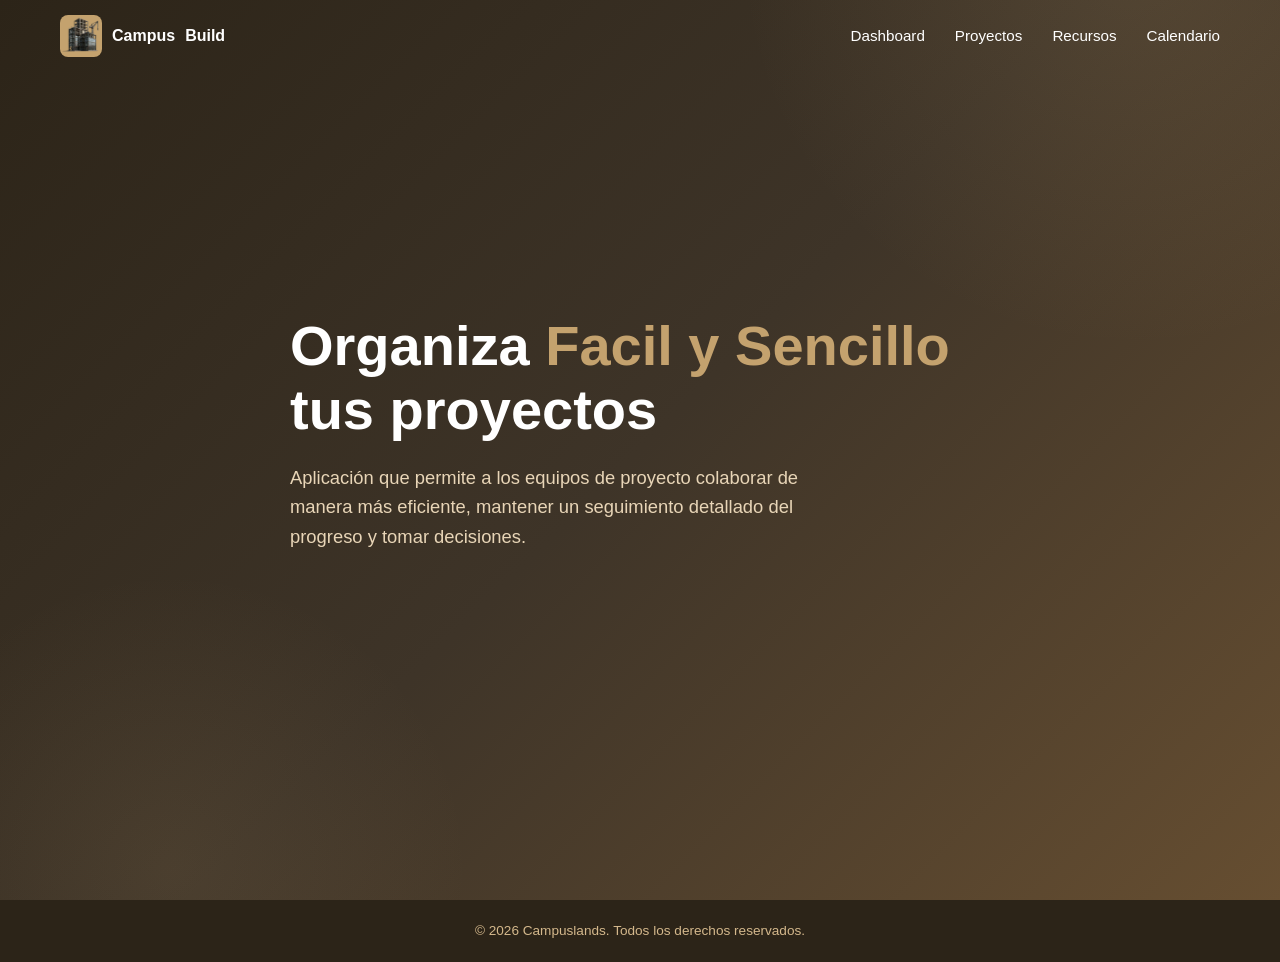
<file: layout/index.html>
<!DOCTYPE html>
<html lang="es">
<head>
    <meta charset="UTF-8">
    <meta name="viewport" content="width=device-width, initial-scale=1.0">
    <title>CampusBuild | Welcome</title>
    <link rel="stylesheet" href="/style/index.css">
</head>

<body>
    <header id="header">
        <div class="container">
            <a href="index.html" class="logo">
                <div class="logo-icon"><img src="/assets/img/logo.png" alt="logo"></div>
                Campus<span>Build</span>
            </a>
            <nav class="nav-links" id="navLinks">
                <a href="dashboard.html">Dashboard</a>
                <a href="proyects.html">Proyectos</a>
                <a href="resources.html">Recursos</a>
                <a href="calendary.html">Calendario</a>
            </nav>
        </div>
    </header>
    <section class="hero">
        <div class="container">
            <div class="hero-content">
                <h1>Organiza <span>Facil y Sencillo</span> tus proyectos</h1>
                <p>Aplicación que permite a los equipos de proyecto colaborar de manera más eficiente, mantener un seguimiento detallado del progreso y tomar decisiones.</p>
            </div>
        </div>
    </section>
    <footer>
            </div>
            <div class="footer-bottom">
                <p>© 2026 Campuslands. Todos los derechos reservados.</p>
            </div>
        </div>
    </footer>
    <script src="/script/index.js"></script>
</body>
</html>
</file>
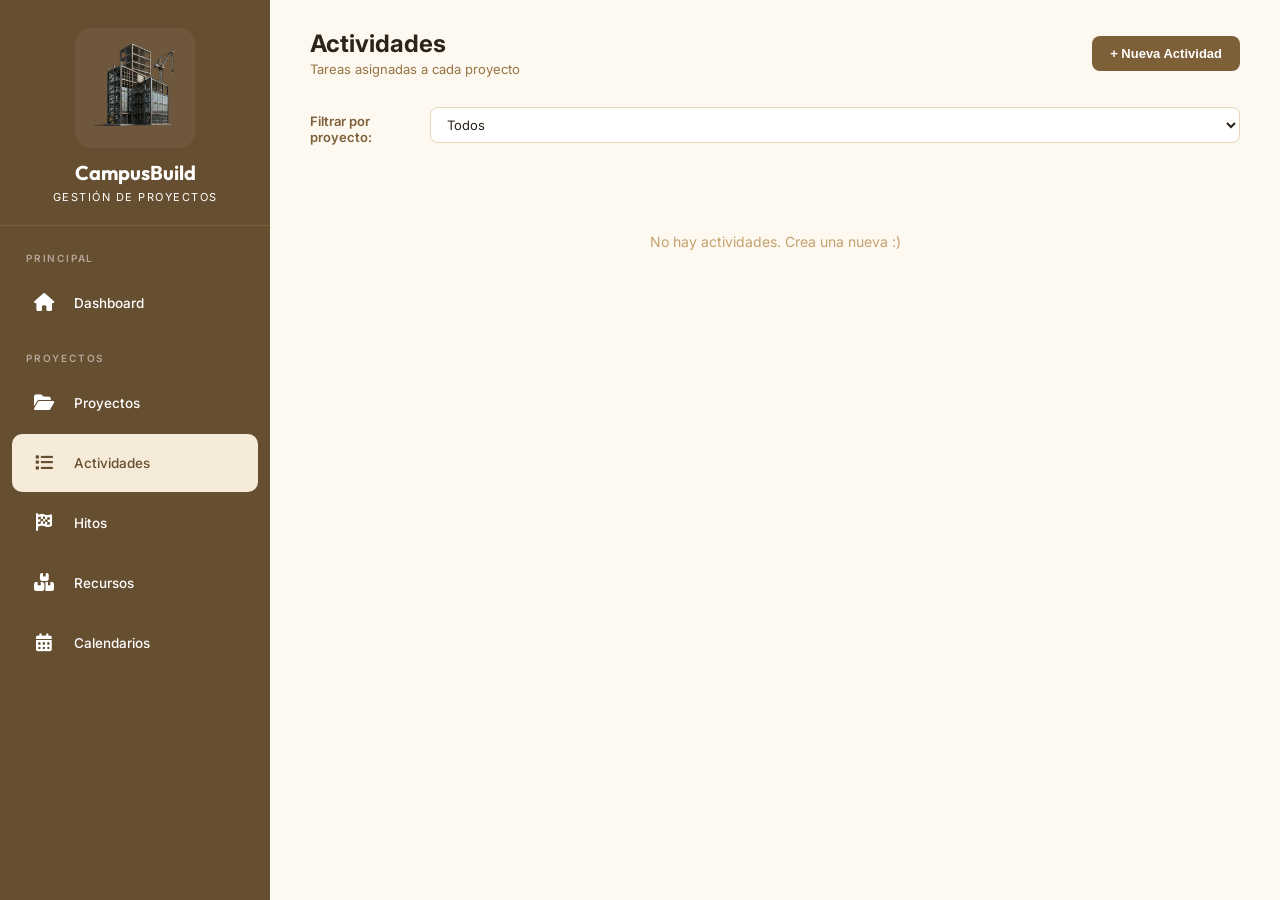
<file: layout/activitys.html>
<!DOCTYPE html>
<html lang="es">
<head>
<meta charset="UTF-8" />
<meta name="viewport" content="width=device-width, initial-scale=1.0"/>
<title>Actividades - CampusBuild</title>
<link rel="stylesheet" href="/style/activitys.css"/>
<link rel="preconnect" href="https://fonts.googleapis.com">
<link href="https://fonts.googleapis.com/css2?family=Inter:wght@400;500;600;700&family=Outfit:wght@700&display=swap" rel="stylesheet">
<link rel="stylesheet" href="https://cdnjs.cloudflare.com/ajax/libs/font-awesome/6.4.0/css/all.min.css">
</head>
<body>

<!-- sidebar -->
<aside class="sidebar">
<div class="sidebar-logo-section">
    <div class="logo-image-container">
    <img src="/assets/img/logo.png" alt="CampusBuild Logo">
    </div>
    <div class="brand-name">
    <h1>CampusBuild</h1>
    <span>Gestión de Proyectos</span>
    </div>
</div>

<nav class="sidebar-nav">
    <div class="nav-section-label">Principal</div>
    <a href="/layout/dashboard.html" class="nav-item">
    <div class="nav-icon"><i class="fas fa-home"></i></div>
    <span class="nav-text">Dashboard</span>
    </a>

    <div class="nav-section-label">Proyectos</div>

    <a href="/layout/proyects.html" class="nav-item">
    <div class="nav-icon"><i class="fas fa-folder-open"></i></div>
    <span class="nav-text">Proyectos</span>
    </a>

    <a href="/layout/activitys.html" class="nav-item active">
    <div class="nav-icon"><i class="fa-solid fa-list"></i></div>
    <span class="nav-text">Actividades</span>
    </a>
    <a href="/layout/hitos.html" class="nav-item">
    <div class="nav-icon"><i class="fas fa-flag-checkered"></i></div>
    <span class="nav-text">Hitos</span>
    </a>
    <a href="/layout/resources.html" class="nav-item">
    <div class="nav-icon"><i class="fas fa-boxes"></i></div>
    <span class="nav-text">Recursos</span>
    </a>
    <a href="/layout/calendary.html" class="nav-item">
    <div class="nav-icon"><i class="fas fa-calendar-alt"></i></div>
    <span class="nav-text">Calendarios</span>
    </a>
</nav>
</aside>

<!-- contenido principal -->
<main class="main-content">

<div class="page-header">
    <div>
    <h1>Actividades</h1>
    <p class="subtitle">Tareas asignadas a cada proyecto</p>
    </div>
    <button class="btn-primary" onclick="openModal()">
    + Nueva Actividad
    </button>
</div>

<!-- Filtro por proyecto -->
<div class="filter-bar">
    <label for="filterProject">Filtrar por proyecto:</label>
    <select id="filterProject" onchange="render()">
    <option value="">Todos</option>
    </select>
</div>


<!-- Lista de actividades -->
<div class="activity-list" id="activityList"></div>

</main>

<!-- Modal Crear / Editar -->
<div class="overlay hidden" id="modalOverlay">
<div class="modal">
    <h2 id="modalTitle">Nueva Actividad</h2>
    <input type="hidden" id="editingId"/>

    <label>Nombre</label>
    <input type="text" id="formName" placeholder="Nombre de la actividad"/>

    <label>Proyecto</label>
    <select id="formProject"></select>

    <label>Responsable</label>
    <input type="text" id="formResponsable" placeholder="Nombre del responsable"/>

    <div class="date-row">
    <div>
        <label>Fecha Inicio</label>
        <input type="date" id="formStart"/>
    </div>
    <div>
        <label>Duración (días)</label>
        <input type="number" id="formDuration" placeholder="Ej: 3" min="1"/>
    </div>
    </div>

    <label>Estado</label>
    <select id="formStatus">
    <option value="Pendiente">Pendiente</option>
    <option value="En progreso">En progreso</option>
    <option value="Terminada">Terminada</option>
    </select>

    <div class="modal-footer">
    <button class="btn-secondary" onclick="closeModal()">Cancelar</button>
    <button class="btn-primary" onclick="saveActivity()">Guardar</button>
    </div>
</div>
</div>

<!-- Modal Confirmar eliminación -->
<div class="overlay hidden" id="deleteOverlay">
<div class="modal" style="max-width:360px">
    <h2>¿Eliminar actividad?</h2>
    <p style="color:#555;margin-bottom:24px">Esta acción no se puede deshacer.</p>
    <input type="hidden" id="deleteId"/>
    <div class="modal-footer">
    <button class="btn-secondary" onclick="closeDelete()">Cancelar</button>
    <button class="btn-primary btn-danger" onclick="confirmDelete()">Eliminar</button>
    </div>
</div>
</div>

<script src="/script/activitys.js"></script>
</body>
</html>
</file>
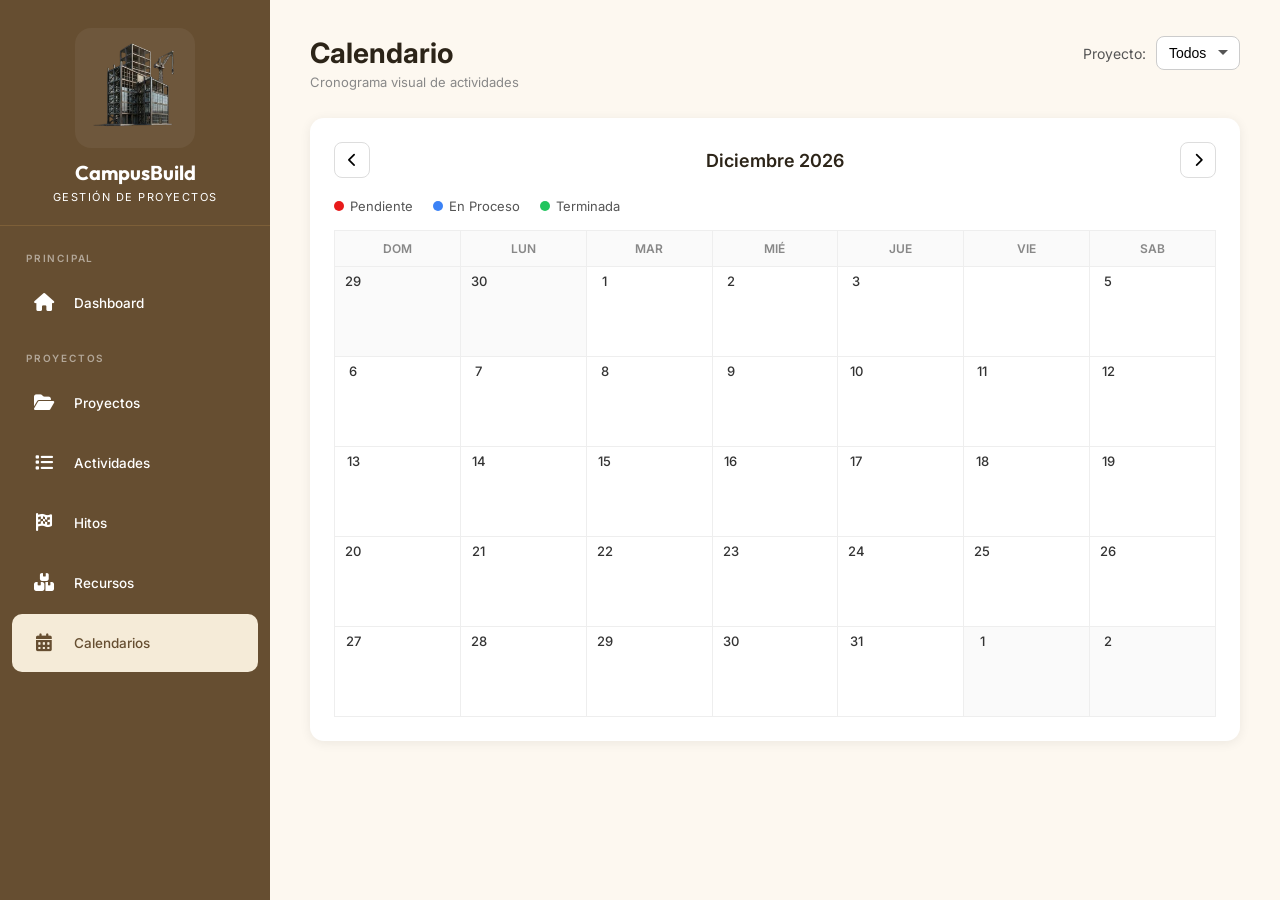
<file: layout/calendary.html>
<!DOCTYPE html>
<html lang="es">
<head>
    <meta charset="UTF-8">
    <meta name="viewport" content="width=device-width, initial-scale=1.0">
    <title>ConstruPro — Calendario</title>
    <link rel="stylesheet" href="/style/calendary.css">
    <link rel="preconnect" href="https://fonts.googleapis.com">
    <link href="https://fonts.googleapis.com/css2?family=Inter:wght@400;500;600;700&family=Outfit:wght@700&display=swap" rel="stylesheet">
    <link rel="stylesheet" href="https://cdnjs.cloudflare.com/ajax/libs/font-awesome/6.4.0/css/all.min.css">
</head>

<body>
    <div class="dashboard">
            <aside class="sidebar">
        <div class="sidebar-logo-section">
        <div class="logo-image-container">
            <img src="/assets/img/logo.png" alt="CampusBuild Logo">
        </div>
        <div class="brand-name">
            <h1>CampusBuild</h1>
            <span>Gestión de Proyectos</span>
        </div>
        </div>
        <nav class="sidebar-nav">
        <div class="nav-section-label">Principal</div>
        <a href="index.html" class="nav-item" onclick="setActive(this, event)">
            <div class="nav-icon"><i class="fas fa-home"></i></div>
            <span class="nav-text">Dashboard</span>
        </a>
        <div class="nav-section-label">Proyectos</div>
        <a href="/layout/proyects.html" class="nav-item" onclick="setActive(this, event)">
            <div class="nav-icon"><i class="fas fa-folder-open"></i></div>
            <span class="nav-text">Proyectos</span>
        </a>
        <a href="/layout/activitys.html" class="nav-item" onclick="setActive(this, event)">
            <div class="nav-icon"><i class="fa-solid fa-list"></i></div>
            <span class="nav-text">Actividades</span>
        </a>
        <a href="/layout/hitos.html" class="nav-item" onclick="setActive(this, event)">
            <div class="nav-icon"><i class="fas fa-flag-checkered"></i></div>
            <span class="nav-text">Hitos</span>
        </a>
        <a href="/layout/resources.html" class="nav-item" onclick="setActive(this, event)">
            <div class="nav-icon"><i class="fas fa-boxes"></i></div>
            <span class="nav-text">Recursos</span>
        </a>
        <a href="/layout/calendary.html" class="nav-item active" onclick="setActive(this, event)">
            <div class="nav-icon"><i class="fas fa-calendar-alt"></i></div>
            <span class="nav-text">Calendarios</span>
        </a>
        </nav>
    </aside>
    </div>
    <main class="main-content">
        <div class="page-header">
            <div>
                <h1 class="page-title">Calendario</h1>
                <p class="page-subtitle">Cronograma visual de actividades</p>
            </div>
            
            <div class="header-filter">
                <label for="filtroProyecto">Proyecto:</label>
                <select id="filtroProyecto">
                    <option value="todos">Todos</option>
                    <option value="Proyecto 1">Proyecto 1</option>
                    <option value="Proyecto 2">Proyecto 2</option>
                    <option value="Proyecto 3">Proyecto 3</option>
                </select>
            </div>
        </div>

        <div class="calendar-container">
            <div class="calendar-nav">
                <button id="prevMonth"><i class="fas fa-chevron-left"></i></button>
                <h2 id="mesAnio"></h2>
                <button id="nextMonth"><i class="fas fa-chevron-right"></i></button>
            </div>

            <div class="legend">
                <span class="legend-item pendiente"><span class="dot"></span>Pendiente</span>
                <span class="legend-item en-proceso"><span class="dot"></span>En Proceso</span>
                <span class="legend-item terminada"><span class="dot"></span>Terminada</span>
            </div>

            <div class="calendar-grid">
                <div class="day-header">Dom</div>
                <div class="day-header">Lun</div>
                <div class="day-header">Mar</div>
                <div class="day-header">Mié</div>
                <div class="day-header">Jue</div>
                <div class="day-header">Vie</div>
                <div class="day-header">Sab</div>
            </div>
            <div id="calendarBody" class="calendar-body"></div>
        </div>


        <!-- Modal para Agregar/Editar Actividad -->
    <div class="modal-overlay" id="modalActividad">
        <div class="modal-content">
            <div class="modal-header">
                <h2 id="modalTitle">Nueva Actividad</h2>
                <button class="modal-close" id="modalClose">&times;</button>
            </div>
            <form id="formActividad">
                <input type="hidden" id="actividadId">
                
                <div class="form-group">
                    <label for="actNombre">Nombre *</label>
                    <input type="text" id="actNombre" required placeholder="Nombre de la actividad">
                </div>

                <div class="form-group">
                    <label for="actProyecto">Proyecto *</label>
                    <select id="actProyecto" required>
                        <option value="">Seleccionar proyecto</option>
                        <option value="Proyecto 1">Proyecto 1</option>
                        <option value="Proyecto 2">Proyecto 2</option>
                        <option value="Proyecto 3">Proyecto 3</option>
                    </select>
                </div>

                <div class="form-group">
                    <label for="actEstado">Estado *</label>
                    <select id="actEstado" required>
                        <option value="pendiente">Pendiente</option>
                        <option value="en-proceso">En Proceso</option>
                        <option value="terminada">Terminada</option>
                    </select>
                </div>

                <div class="form-row">
                    <div class="form-group">
                        <label for="actInicio">Fecha Inicio *</label>
                        <input type="date" id="actInicio" required>
                    </div>

                    <div class="form-group">
                        <label for="actFin">Fecha Fin *</label>
                        <input type="date" id="actFin" required>
                    </div>
                </div>

                <div class="form-group">
                    <label for="actDescripcion">Descripción</label>
                    <textarea id="actDescripcion" rows="3" placeholder="Descripción opcional"></textarea>
                </div>

                <div class="modal-actions">
                    <button type="button" class="btn-cancel" id="btnCancel">Cancelar</button>
                    <button type="submit" class="btn-save">Guardar Actividad</button>
                </div>
            </form>
        </div>
    </div>

    <!-- Modal de Confirmación para Eliminar -->
    <div class="modal-overlay" id="modalConfirmar">
        <div class="modal-confirm">
            <div class="confirm-icon">⚠️</div>
            <h3>¿Eliminar Actividad?</h3>
            <p id="confirmMessage">¿Estás seguro de eliminar esta actividad?</p>
            <div class="confirm-actions">
                <button class="btn-cancel" id="btnNoEliminar">Cancelar</button>
                <button class="btn-delete" id="btnSiEliminar">Eliminar</button>
            </div>
        </div>
    </div>

    <!-- Toast Notification -->
    <div class="toast" id="toast"></div>
</main>

<script src="../script/calendary.js"></script>
</body>
</html>
</file>
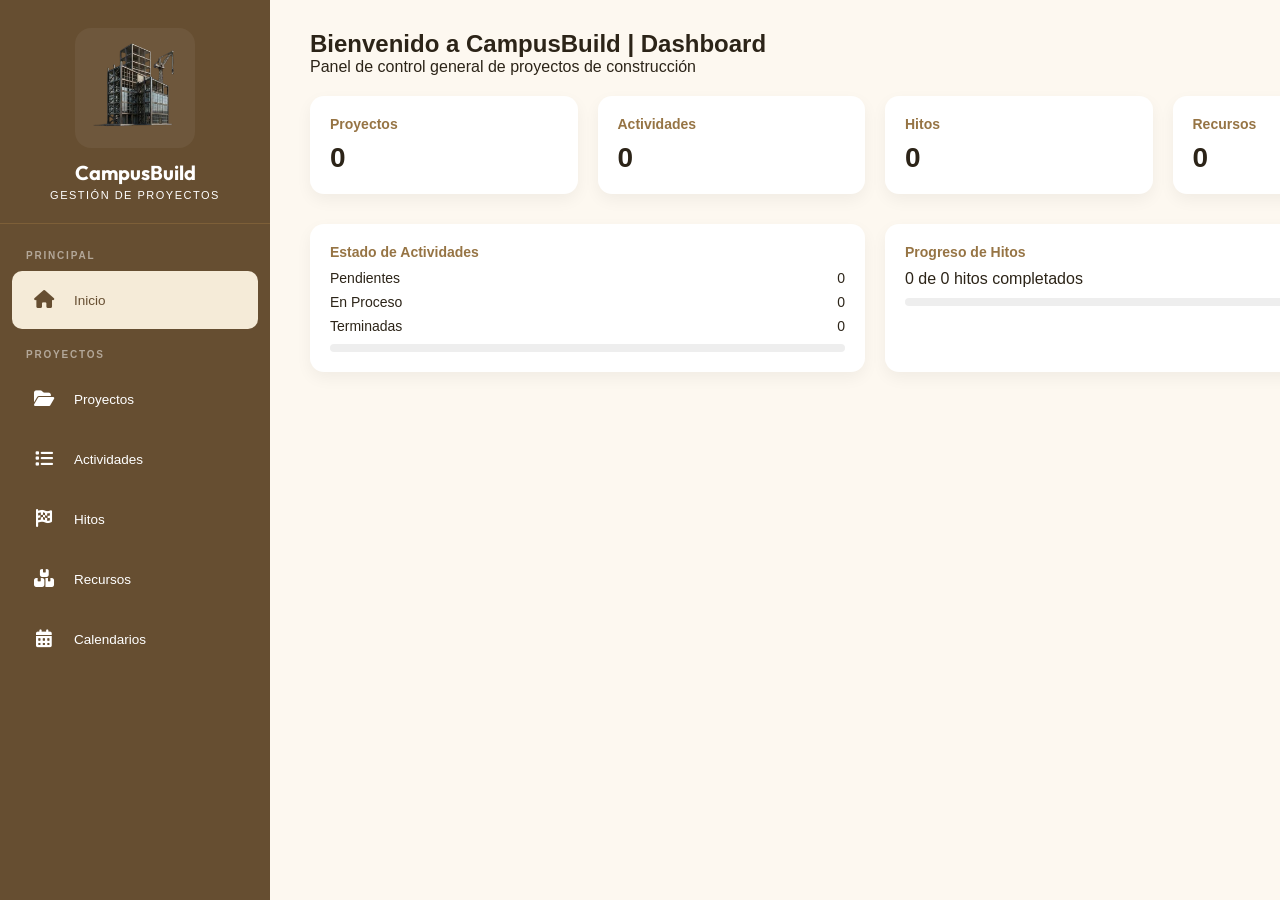
<file: layout/dashboard.html>
<!DOCTYPE html>
<html lang="en">
<head>
    <meta charset="UTF-8">
    <meta name="viewport" content="width=device-width, initial-scale=1.0">
    <title>CampusBuild | Dashboard</title>
    <link rel="stylesheet" href="/style/dashboard.css">
    <link rel="preconnect" href="https://fonts.googleapis.com">
    <link href="https://fonts.googleapis.com/css2?family=Inter:wght@400;500;600;700&family=Outfit:wght@700&display=swap" rel="stylesheet">
    <link rel="stylesheet" href="https://cdnjs.cloudflare.com/ajax/libs/font-awesome/6.4.0/css/all.min.css">
</head>

<body>
    <div class="dashboard">
        <header class="header">
        </header>
        <aside class="sidebar">
            <div class="sidebar-logo-section">
            <div class="logo-image-container">
                <img src="/assets/img/logo.png" alt="CampusBuild Logo">
            </div>
            <div class="brand-name">
                <h1>CampusBuild</h1>
                <span>Gestión de Proyectos</span>
            </div>
            </div>

            <nav class="sidebar-nav">
            <div class="nav-section-label">Principal</div>
            <a href="index.html" class="nav-item active" onclick="setActive(this, event)">
                <div class="nav-icon"><i class="fas fa-home"></i></div>
                <span class="nav-text">Inicio</span>
            </a>

            <div class="nav-section-label">Proyectos</div>

            <a href="/layout/proyects.html" class="nav-item" onclick="setActive(this, event)">
                <div class="nav-icon"><i class="fas fa-folder-open"></i></div>
                <span class="nav-text">Proyectos</span>
            </a>

            <a href="/layout/activitys.html" class="nav-item" onclick="setActive(this, event)">
                <div class="nav-icon"><i class="fa-solid fa-list"></i></div>
                <span class="nav-text">Actividades</span>
            </a>
            <a href="/layout/hitos.html" class="nav-item" onclick="setActive(this, event)">
                <div class="nav-icon"><i class="fas fa-flag-checkered"></i></div>
                <span class="nav-text">Hitos</span>
            </a>
            <a href="/layout/resources.html" class="nav-item" onclick="setActive(this, event)">
                <div class="nav-icon"><i class="fas fa-boxes"></i></div>
                <span class="nav-text">Recursos</span>
            </a>
            <a href="/layout/calendary.html" class="nav-item" onclick="setActive(this, event)">
                <div class="nav-icon"><i class="fas fa-calendar-alt"></i></div>
                <span class="nav-text">Calendarios</span>
            </a>
            </nav>
        </aside>
        <main class="main-content">
            <section class="welcome">
                <h2>Bienvenido a CampusBuild | Dashboard</h2>
                <p>Panel de control general de proyectos de construcción</p>
            </section>
            <section class="stat-grid">
                <div class="card">
                    <h3>Proyectos</h3>
                    <p class="stat-number" id="totalProjects">0</p>
                </div>
                <div class="card">
                    <h3>Actividades</h3>
                    <p class="stat-number" id="totalActivities">0</p>
                </div>
                <div class="card">
                    <h3>Hitos</h3>
                    <p class="stat-number" id="totalHitos">0</p>
                </div>
                <div class="card">
                    <h3>Recursos</h3>
                    <p class="stat-number" id="totalResources">0</p>
                </div>
            </section>
            <section class="dashboard-details">
                <div class="activity-status card">
                    <h3>Estado de Actividades</h3>

                    <div class="status-item">
                        <span>Pendientes</span>
                        <span id="pending">0</span>
                    </div>

                    <div class="status-item">
                        <span>En Proceso</span>
                        <span id="progress">0</span>
                    </div>

                    <div class="status-item">
                        <span>Terminadas</span>
                        <span id="done">0</span>
                    </div>

                    <div class="progress-bar green">
                        <div style="width: 100%"></div>
                    </div>
                </div>
                <div class="milestone-progress card">
                    <h3>Progreso de Hitos</h3>

                    <p><span id="milestones">0</span> de 0 hitos completados</p>

                    <div class="progress-bar orange">
                        <div style="width: 100%"></div>
                    </div>
                </div>
            </section>
        </main>
    </div>
    <script src="/script/dashboard.js"></script>
</body>
</html>
</file>
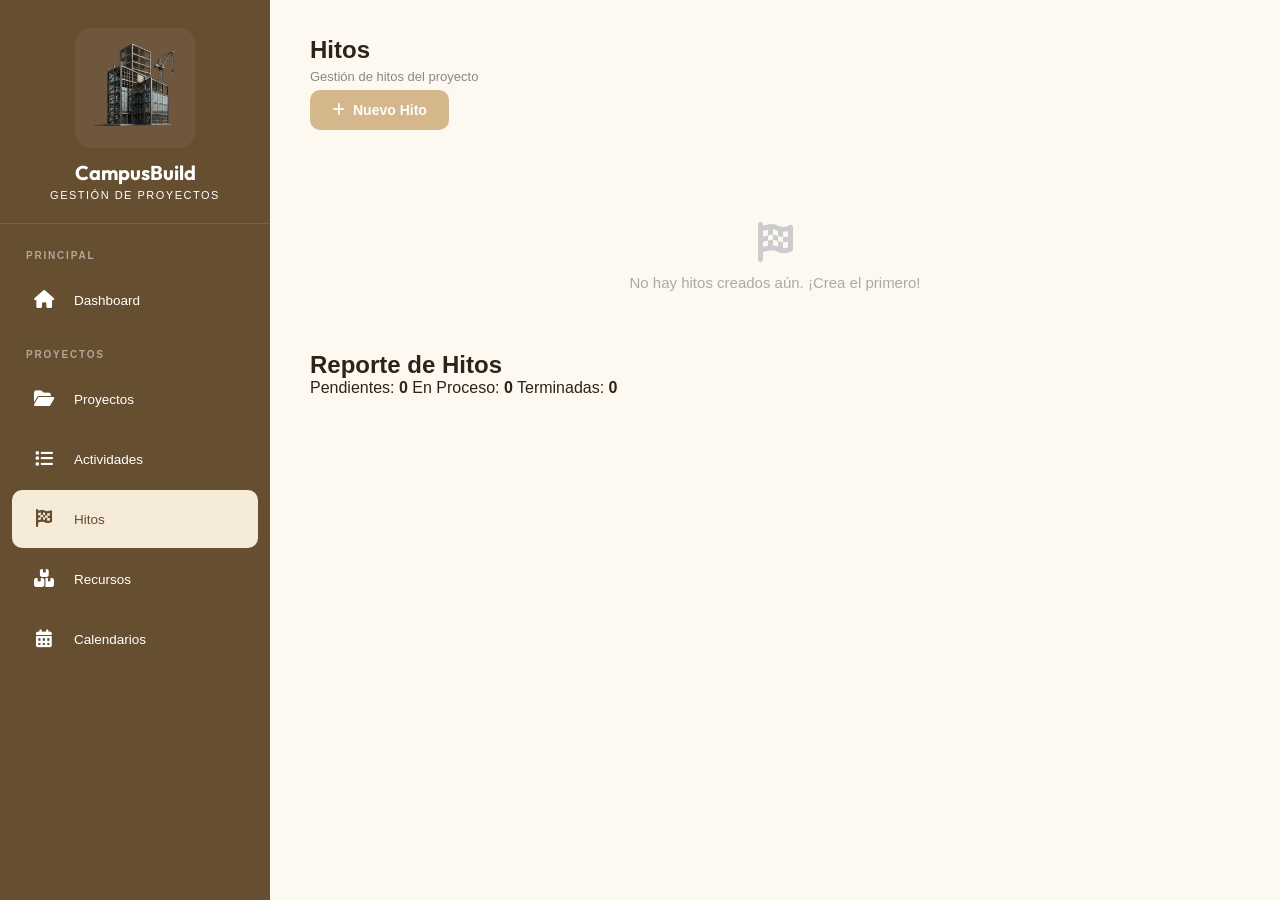
<file: layout/hitos.html>
<!DOCTYPE html>
<html lang="es">
<head>
    <meta charset="UTF-8">
    <meta name="viewport" content="width=device-width, initial-scale=1.0">
    <title>ConstruPro | Hitos</title>
    <link rel="stylesheet" href="/style/hitos.css">
    <link rel="preconnect" href="https://fonts.googleapis.com">
    <link href="https://fonts.googleapis.com/css2?family=Inter:wght@400;500;600;700&family=Outfit:wght@700&display=swap" rel="stylesheet">
    <link rel="stylesheet" href="https://cdnjs.cloudflare.com/ajax/libs/font-awesome/6.4.0/css/all.min.css">
</head>
<body>
        <aside class="sidebar">
            <div class="sidebar-logo-section">
            <div class="logo-image-container">
                <img src="/assets/img/logo.png" alt="CampusBuild Logo">
            </div>
            <div class="brand-name">
                <h1>CampusBuild</h1>
                <span>Gestión de Proyectos</span>
            </div>
            </div>

            <nav class="sidebar-nav">
            <div class="nav-section-label">Principal</div>
            <a href="/layout/dashboard.html" class="nav-item" onclick="setActive(this, event)">
                <div class="nav-icon"><i class="fas fa-home"></i></div>
                <span class="nav-text">Dashboard</span>
            </a>

            <div class="nav-section-label">Proyectos</div>

            <a href="/layout/proyects.html" class="nav-item" onclick="setActive(this, event)">
                <div class="nav-icon"><i class="fas fa-folder-open"></i></div>
                <span class="nav-text">Proyectos</span>
            </a>

            <a href="/layout/activitys.html" class="nav-item" onclick="setActive(this, event)">
                <div class="nav-icon"><i class="fa-solid fa-list"></i></div>
                <span class="nav-text">Actividades</span>
            </a>
            <a href="/layout/hitos.html" class="nav-item active" onclick="setActive(this, event)">
                <div class="nav-icon"><i class="fas fa-flag-checkered"></i></div>
                <span class="nav-text">Hitos</span>
            </a>
            <a href="/layout/resources.html" class="nav-item" onclick="setActive(this, event)">
                <div class="nav-icon"><i class="fas fa-boxes"></i></div>
                <span class="nav-text">Recursos</span>
            </a>
            <a href="/layout/calendary.html" class="nav-item" onclick="setActive(this, event)">
                <div class="nav-icon"><i class="fas fa-calendar-alt"></i></div>
                <span class="nav-text">Calendarios</span>
            </a>
            </nav>
        </aside>
    <main class="main-content">
        <div class="page-header">
            <div>
                <h1 class="page-title">Hitos</h1>
                <p class="page-subtitle">Gestión de hitos del proyecto</p>
            </div>
            <button class="btn-primary" id="btnNuevoHito">
                <i class="fas fa-plus"></i> Nuevo Hito
            </button>
        </div>

        <div id="listaHitos" class="hitos-grid"></div>

        <h2>Reporte de Hitos</h2>
        <div class="activity-list" id="reporteHitos">
            <div class="activity-item">
                <div class="activity-left">
                    <div class="activity-name-row">
                        <span class="activity-name" id="hito-nombre-0"></span>
                        <span class="badge badge-pendiente" id="hito-estado-0"></span>
                    </div>
                    <div class="activity-meta">
                        <span>Pendientes: <b id="hito-pendientes-0">0</b></span>
                        <span>En Proceso: <b id="hito-enproceso-0">0</b></span>
                        <span>Terminadas: <b id="hito-terminadas-0">0</b></span>
                    </div>
                </div>
            </div>
        </div>

        <!-- Modal -->
        <div class="modal-overlay" id="modalOverlay">
            <div class="modal">
                <div class="modal-header">
                    <h2>Nuevo Hito</h2>
                    <button class="close-btn" id="closeModal">&times;</button>
                </div>
                <form id="formHito">
                    <div class="form-group">
                        <label for="nombre">Nombre <span class="required">*</span></label>
                        <input type="text" id="nombre" name="nombre" required>
                    </div>
                    <div class="form-group">
                        <label for="descripcion">Descripción</label>
                        <textarea id="descripcion" name="descripcion"></textarea>
                    </div>
                    <div class="form-group">
                        <label for="proyecto">Proyecto <span class="required">*</span></label>
                        <select id="proyecto" name="proyecto" required>
                            <option value="">Seleccionar proyecto</option>
                            <option value="Proyecto 1">Proyecto 1</option>
                            <option value="Proyecto 2">Proyecto 2</option>
                            <option value="Proyecto 3">Proyecto 3</option>
                        </select>
                        <select id="estado">
                            <option value="pendiente">Pendiente</option>
                            <option value="en-proceso">En proceso</option>
                            <option value="terminado">Terminado</option>
                        </select>
                    </div>
                    <button type="submit" class="btn-submit">Crear Hito</button>
                </form>
            </div>
        </div>
    </main>

    
<script src="../script/hitos.js"></script>
</body>
</html>
</file>
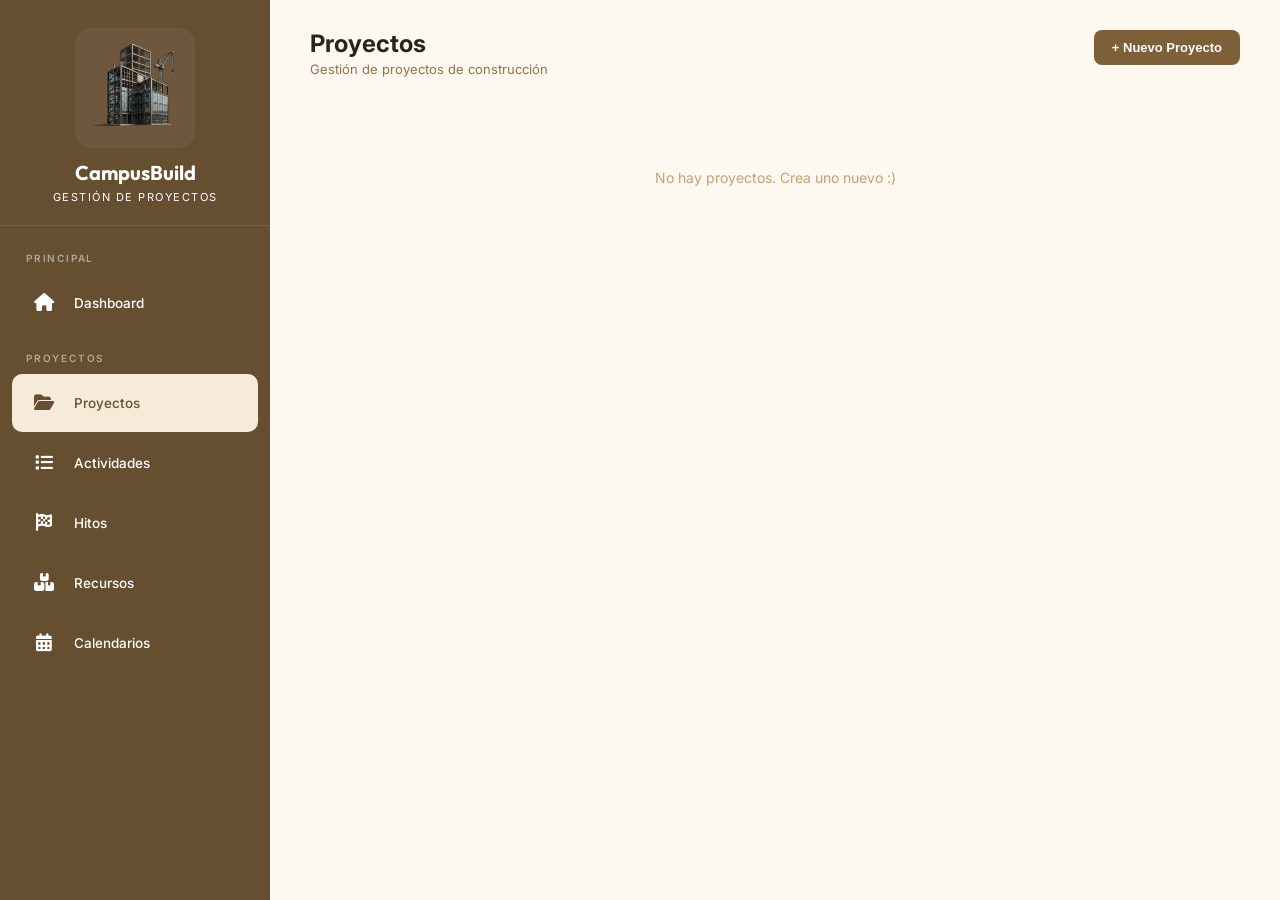
<file: layout/proyects.html>
<!DOCTYPE html>
<html lang="es">
<head>
  <meta charset="UTF-8" />
  <meta name="viewport" content="width=device-width, initial-scale=1.0"/>
  <title>Proyectos - CampusBuild</title>
  <link rel="stylesheet" href="/style/proyects.css"/>
  <link rel="preconnect" href="https://fonts.googleapis.com">
  <link href="https://fonts.googleapis.com/css2?family=Inter:wght@400;500;600;700&family=Outfit:wght@700&display=swap" rel="stylesheet">
  <link rel="stylesheet" href="https://cdnjs.cloudflare.com/ajax/libs/font-awesome/6.4.0/css/all.min.css">
</head>

<body>

  <!-- sidebar -->
  <aside class="sidebar">
    <div class="sidebar-logo-section">
      <div class="logo-image-container">
        <img src="/assets/img/logo.png" alt="CampusBuild Logo">
      </div>
      <div class="brand-name">
        <h1>CampusBuild</h1>
        <span>Gestión de Proyectos</span>
      </div>
    </div>

    <nav class="sidebar-nav">
      <div class="nav-section-label">Principal</div>
      <a href="/layout/dashboard.html" class="nav-item">
        <div class="nav-icon"><i class="fas fa-home"></i></div>
        <span class="nav-text">Dashboard</span>
      </a>

      <div class="nav-section-label">Proyectos</div>

      <a href="/layout/proyects.html" class="nav-item active">
        <div class="nav-icon"><i class="fas fa-folder-open"></i></div>
        <span class="nav-text">Proyectos</span>
      </a>

      <a href="/layout/activitys.html" class="nav-item">
        <div class="nav-icon"><i class="fa-solid fa-list"></i></div>
        <span class="nav-text">Actividades</span>
      </a>
      <a href="/layout/hitos.html" class="nav-item">
        <div class="nav-icon"><i class="fas fa-flag-checkered"></i></div>
        <span class="nav-text">Hitos</span>
      </a>
      <a href="/layout/resources.html" class="nav-item">
        <div class="nav-icon"><i class="fas fa-boxes"></i></div>
        <span class="nav-text">Recursos</span>
      </a>
      <a href="/layout/calendary.html" class="nav-item">
        <div class="nav-icon"><i class="fas fa-calendar-alt"></i></div>
        <span class="nav-text">Calendarios</span>
      </a>
    </nav>
  </aside>

  <!--contenido principl-->
  <main class="main-content">

    <!-- Encabezado con título y botón de nuevo proyecto -->
    <div class="page-header">
      <div>
        <h1>Proyectos</h1>
        <p class="subtitle">Gestión de proyectos de construcción</p>
      </div>
      <button class="btn-primary" onclick="openModal()">
        + Nuevo Proyecto
      </button>
    </div>

    <!-- Grid de tarjetas -->
    <div class="project-grid" id="projectGrid"></div>

  </main>

  <!-- modal de Crear Editar -->
  <div class="overlay hidden" id="modalOverlay">
    <div class="modal">
      <h2 id="modalTitle">Nuevo Proyecto</h2>
      <input type="hidden" id="editingId"/>

      <label>Nombre</label>
      <input type="text" id="formName" placeholder="Nombre del proyecto"/>

      <label>Descripción</label>
      <input type="text" id="formDesc" placeholder="Descripción"/>

      <div class="date-row">
        <div><label>Fecha Inicio</label><input type="date" id="formStart"/></div>
        <div><label>Fecha Fin</label>  <input type="date" id="formEnd"/></div>
      </div>

      <div class="modal-footer">
        <button class="btn-secondary" onclick="closeModal()">Cancelar</button>
        <button class="btn-primary"   onclick="saveProject()">Guardar</button>
      </div>
    </div>
  </div>

  <!-- ── MODAL: Confirmar eliminación  -->
  <div class="overlay hidden" id="deleteOverlay">
    <div class="modal" style="max-width:360px">
      <h2>¿Eliminar proyecto?</h2>
      <p style="color:#555;margin-bottom:24px">Esta acción no se puede deshacer.</p>
      <input type="hidden" id="deleteId"/>
      <div class="modal-footer">
        <button class="btn-secondary" onclick="closeDelete()">Cancelar</button>
        <button class="btn-primary btn-danger" onclick="confirmDelete()">Eliminar</button>
      </div>
    </div>
  </div>

  <script src="/script/proyects.js"></script>
</body>
</html>
</file>
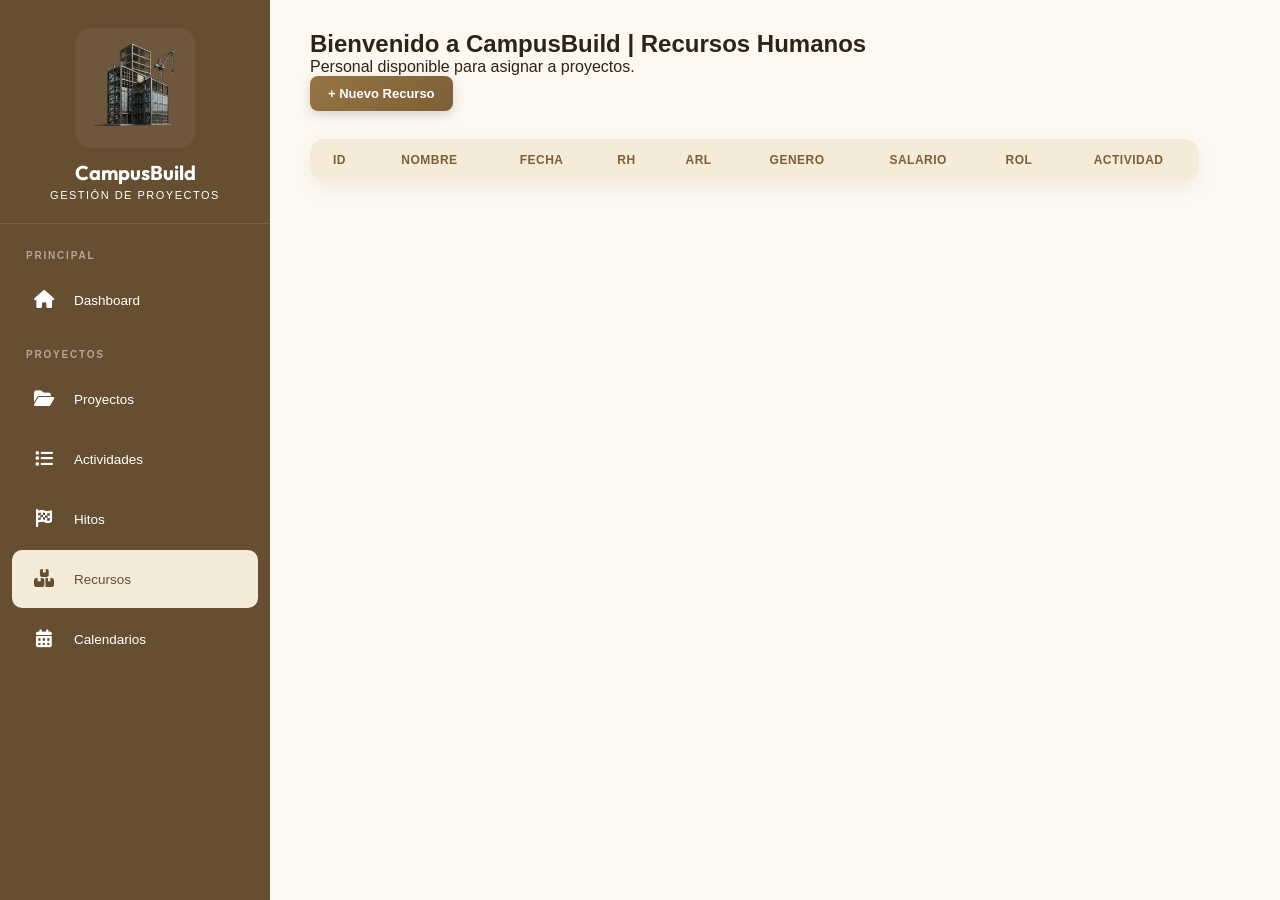
<file: layout/resources.html>
<!DOCTYPE html>
<html lang="en">
<head>
    <meta charset="UTF-8">
    <meta name="viewport" content="width=device-width, initial-scale=1.0">
    <title>CampusBuild | Recursos Humanos</title>
    <link rel="stylesheet" href="/style/resources.css">
    <link rel="preconnect" href="https://fonts.googleapis.com">
    <link href="https://fonts.googleapis.com/css2?family=Inter:wght@400;500;600;700&family=Outfit:wght@700&display=swap" rel="stylesheet">
    <link rel="stylesheet" href="https://cdnjs.cloudflare.com/ajax/libs/font-awesome/6.4.0/css/all.min.css">
</head>

<body>
    <div class="dashboard">
        <header class="header">
        </header>
        <aside class="sidebar">
            <div class="sidebar-logo-section">
            <div class="logo-image-container">
                <img src="/assets/img/logo.png" alt="CampusBuild Logo">
            </div>
            <div class="brand-name">
                <h1>CampusBuild</h1>
                <span>Gestión de Proyectos</span>
            </div>
            </div>

            <nav class="sidebar-nav">
            <div class="nav-section-label">Principal</div>
            <a href="dashboard.html" class="nav-item" onclick="setActive(this, event)">
                <div class="nav-icon"><i class="fas fa-home"></i></div>
                <span class="nav-text">Dashboard</span>
            </a>

            <div class="nav-section-label">Proyectos</div>

            <a href="/layout/proyects.html" class="nav-item" onclick="setActive(this, event)">
                <div class="nav-icon"><i class="fas fa-folder-open"></i></div>
                <span class="nav-text">Proyectos</span>
            </a>

            <a href="/layout/activitys.html" class="nav-item" onclick="setActive(this, event)">
                <div class="nav-icon"><i class="fa-solid fa-list"></i></div>
                <span class="nav-text">Actividades</span>
            </a>
            <a href="/layout/hitos.html" class="nav-item" onclick="setActive(this, event)">
                <div class="nav-icon"><i class="fas fa-flag-checkered"></i></div>
                <span class="nav-text">Hitos</span>
            </a>
            <a href="/layout/resources.html" class="nav-item active" onclick="setActive(this, event)">
                <div class="nav-icon"><i class="fas fa-boxes"></i></div>
                <span class="nav-text">Recursos</span>
            </a>
            <a href="/layout/calendary.html" class="nav-item" onclick="setActive(this, event)">
                <div class="nav-icon"><i class="fas fa-calendar-alt"></i></div>
                <span class="nav-text">Calendarios</span>
            </a>
            </nav>
        </aside>
        <main class="main-content">
            <section class="welcome">
                <h2>Bienvenido a CampusBuild | Recursos Humanos</h2>
                <p>Personal disponible para asignar a proyectos.</p>
            </section>
            <section class="projects-view">
                <div class="page-header">
                    <button class="btn-primary" onclick="openForm()">+ Nuevo Recurso</button>
                </div>
                <table class="resource-table">
                    <thead>
                        <tr>
                            <th>ID</th>
                            <th>Nombre</th>
                            <th>Fecha</th>
                            <th>RH</th>
                            <th>ARL</th>
                            <th>Genero</th>
                            <th>Salario</th>
                            <th>Rol</th>
                            <th>Actividad</th>
                        </tr>
                    </thead>
                    <tbody id="resourceTableBody"></tbody>
                </table>
            </section>
            <div id="resourceForm" class="modal hidden">
                <div class="modal-content">
                    <h3>Nuevo Recurso</h3>

                    <input type="text" id="identificacion" placeholder="Identificación">
                    <input type="text" id="nombre" placeholder="Nombre">
                    
                    <input type="date" id="fechaNacimiento">

                    <select id="tipoSangre">
                        <option value="">Tipo de Sangre</option>
                        <option>A+</option><option>A-</option>
                        <option>B+</option><option>B-</option>
                        <option>O+</option><option>O-</option>
                        <option>AB+</option><option>AB-</option>
                    </select>

                    <input type="text" id="arl" placeholder="ARL">

                    <select id="genero">
                        <option value="">Género (opcional)</option>
                        <option>Masculino</option>
                        <option>Femenino</option>
                        <option>Otro</option>
                    </select>

                    <input type="number" id="salario" placeholder="Salario">

                    <input type="text" id="rol" placeholder="Rol (Ingeniero, Supervisor...)">

                    <select id="actividadSelect"></select>

                    <button class="btn-primary" onclick="saveResource()">Guardar</button>
                    <button class="btn-secondary" onclick="closeForm()">Cancelar</button>
                </div>
            </div>
        </main>
    </div>
    <script src="/script/resources.js"></script>
</body>
</html>
</file>
<file: style/index.css>
:root {
    --beige-50: #fdf8f0;
    --beige-100: #f5ebd8;
    --beige-200: #e8d5b7;
    --beige-300: #d4b88c;
    --beige-400: #c4a26e;
    --beige-500: #b08d55;
    --beige-600: #967444;
    --beige-700: #7d5f38;
    --beige-800: #664e31;
    --beige-900: #53402b;
    --dark: #2c2418;
    --dark-light: #3e3428;
    --white: #ffffff;
    --shadow: 0 4px 20px rgba(44, 36, 24, 0.12);
    --shadow-lg: 0 10px 40px rgba(44, 36, 24, 0.18);
    --transition: all 0.3s ease;
}

* {
    margin: 0;
    padding: 0;
    box-sizing: border-box;
}

html {
    scroll-behavior: smooth;
}
body {
    font-family: 'Segoe UI', Tahoma, Geneva, Verdana, sans-serif;
    background-color: var(--beige-50);
    color: var(--dark);
    line-height: 1.6;
    overflow-x: hidden;
}

a {
    text-decoration: none;
    color: inherit;
}

ul { list-style: none; }

.container {
    max-width: 1200px;
    margin: 0 auto;
    padding: 0 20px;
}

/* ============================
   HEADER / NAVBAR
============================ */
header {
    position: fixed;
    top: 0;
    left: 0;
    width: 100%;
    z-index: 1000;
    transition: var(--transition);
    padding: 15px 0;
}

header.scrolled {
    background: var(--white);
    box-shadow: var(--shadow);
    padding: 10px 0;
}

header .container {
    display: flex;
    justify-content: space-between;
    align-items: center;
}

.logo {
    display: flex;
    align-items: center;
    gap: 10px;
    font-weight: 800;
    color: var(--white);
    transition: var(--transition);
}

header.scrolled .logo {
    color: var(--dark);
}

.logo-icon img{
    width: 42px;
    height: 42px;
    background: var(--beige-400);
    border-radius: 8px;
    display: flex;
    align-items: center;
    justify-content: center;
    font-size: 1.2rem;
    color: var(--white);
}

.nav-links {
    display: flex;
    gap: 30px;
    align-items: center;
}

.nav-links a {
    font-weight: 500;
    font-size: 0.95rem;
    color: var(--white);
    position: relative;
    padding: 5px 0;
    transition: var(--transition);
}

header.scrolled .nav-links a {
    color: var(--dark);
}

.nav-links a::after {
    content: '';
    position: absolute;
    bottom: 0;
    left: 0;
    width: 0;
    height: 2px;
    background: var(--beige-400);
    transition: var(--transition);
}

.nav-links a:hover::after {
    width: 100%;
}

.nav-links .btn-contact {
    background: var(--beige-400);
    color: var(--white) !important;
    padding: 10px 24px;
    border-radius: 50px;
    font-weight: 600;
    transition: var(--transition);
}

.nav-links .btn-contact::after { display: none; }

.nav-links .btn-contact:hover {
    background: var(--beige-500);
    transform: translateY(-2px);
}

/* ============================
   HERO SECTION
============================ */
.hero {
    min-height: 100vh;
    background: linear-gradient(135deg, var(--dark) 0%, var(--dark-light) 50%, var(--beige-800) 100%);
    display: flex;
    align-items: center;
    position: relative;
    overflow: hidden;
}

.hero::before {
    content: '';
    position: absolute;
    top: -50%;
    right: -20%;
    width: 800px;
    height: 800px;
    background: radial-gradient(circle, rgba(196, 162, 110, 0.15) 0%, transparent 70%);
    border-radius: 50%;
}

.hero::after {
    content: '';
    position: absolute;
    bottom: -30%;
    left: -10%;
    width: 600px;
    height: 600px;
    background: radial-gradient(circle, rgba(196, 162, 110, 0.1) 0%, transparent 70%);
    border-radius: 50%;
}

.hero-content {
    position: relative;
    z-index: 2;
    max-width: 700px;
}

.hero h1 {
    font-size: 3.5rem;
    font-weight: 800;
    color: var(--white);
    line-height: 1.15;
    margin-bottom: 20px;
    animation: fadeInDown 0.8s ease 0.2s both;
}

.hero h1 span {
    color: var(--beige-400);
}

.hero p {
    font-size: 1.15rem;
    color: var(--beige-200);
    margin-bottom: 35px;
    max-width: 550px;
    animation: fadeInDown 0.8s ease 0.4s both;
}

.btn-primary {
    background: var(--beige-400);
    color: var(--white);
    padding: 14px 32px;
    border-radius: 50px;
    font-weight: 600;
    font-size: 1rem;
    border: none;
    cursor: pointer;
    transition: var(--transition);
    display: inline-flex;
    align-items: center;
    gap: 8px;
}

.btn-primary:hover {
    background: var(--beige-500);
    transform: translateY(-3px);
    box-shadow: 0 10px 30px rgba(196, 162, 110, 0.4);
}

.btn-secondary {
    background: transparent;
    color: var(--white);
    padding: 14px 32px;
    border-radius: 50px;
    font-weight: 600;
    font-size: 1rem;
    border: 2px solid rgba(255,255,255,0.3);
    cursor: pointer;
    transition: var(--transition);
    display: inline-flex;
    align-items: center;
    gap: 8px;
}

.btn-secondary:hover {
    border-color: var(--beige-400);
    color: var(--beige-400);
    transform: translateY(-3px);
}

/* ============================
   FOOTER
============================ */
footer {
    background: var(--dark);
    color: var(--beige-200);
}

.footer-bottom {
    text-align: center;
    padding: 20px 0;
    font-size: 0.85rem;
    color: var(--beige-300);
}

/* ============================
   ANIMATIONS
============================ */
@keyframes fadeInDown {
    from {
        opacity: 0;
        transform: translateY(-30px);
    }
    to {
        opacity: 1;
        transform: translateY(0);
    }
}

.fade-in {
    opacity: 0;
    transform: translateY(40px);
    transition: opacity 0.6s ease, transform 0.6s ease;
}

.fade-in.visible {
    opacity: 1;
    transform: translateY(0);
}

/* ============================
   RESPONSIVE
============================ */
@media (max-width: 992px) {
    .hero h1 { font-size: 2.8rem; }
    .hero-stats .container { grid-template-columns: repeat(2, 1fr); }
    .stat-item:nth-child(2) { border-right: none; }
    .servicios-grid { grid-template-columns: repeat(2, 1fr); }
    .proyectos-grid { grid-template-columns: repeat(2, 1fr); }
    .sobre-grid { grid-template-columns: 1fr; }
    .footer-grid { grid-template-columns: repeat(2, 1fr); }
}

@media (max-width: 768px) {
    .hamburger { display: flex; }

    .nav-links {
        position: fixed;
        top: 0;
        right: -100%;
        width: 280px;
        height: 100vh;
        background: var(--dark);
        flex-direction: column;
        justify-content: center;
        padding: 40px;
        transition: var(--transition);
        box-shadow: -10px 0 30px rgba(0,0,0,0.3);
    }

    .nav-links.active {
        right: 0;
    }

    .nav-links a {
        color: var(--white) !important;
        font-size: 1.1rem;
    }

    .hero h1 { font-size: 2.2rem; }
    .hero p { font-size: 1rem; }
    .hero-stats .container { grid-template-columns: repeat(2, 1fr); }
    .servicios-grid { grid-template-columns: 1fr; }
    .proyectos-grid { grid-template-columns: 1fr; }
    .section-header h2 { font-size: 2rem; }
    .footer-grid { grid-template-columns: 1fr; }
    .sobre-features { grid-template-columns: 1fr; }
    .cta h2 { font-size: 2rem; }
}

@media (max-width: 480px) {
    .hero h1 { font-size: 1.8rem; }
    .hero-buttons { flex-direction: column; }
    .hero-stats .container { grid-template-columns: 1fr; }
    .stat-item { border-right: none; border-bottom: 1px solid rgba(255,255,255,0.08); }
    .stat-item:last-child { border-bottom: none; }
}
</file>
<file: style/activitys.css>
:root {
--beige-50:  #fdf8f0;
--beige-100: #f5ebd8;
--beige-200: #e8d5b7;
--beige-300: #d4b88c;
--beige-400: #c4a26e;
--beige-500: #b08d55;
--beige-600: #967444;
--beige-700: #7d5f38;
--beige-800: #664e31;
--beige-900: #53402b;
--dark:       #2c2418;
--dark-light: #3e3428;
--white:      #ffffff;

--sidebar-bg:        var(--beige-800);
--sidebar-hover:     rgba(255,255,255,0.1);
--sidebar-active-bg: var(--beige-100);
--sidebar-text:      var(--white);
--sidebar-border:    var(--beige-700);
--sidebar-width:     270px;

--page-bg:     var(--beige-50);
--page-text:   var(--dark);
--page-card:   var(--white);
--page-accent: var(--beige-600);
--page-accent-hover: var(--beige-700);

--ease-smooth: cubic-bezier(0.22, 1, 0.36, 1);
--ease-spring: cubic-bezier(0.34, 1.56, 0.64, 1);
}

*, *::before, *::after {
margin: 0; padding: 0; box-sizing: border-box;
}

body {
font-family: 'Inter', -apple-system, BlinkMacSystemFont, sans-serif;
display: flex;
min-height: 100vh;
background-color: var(--page-bg);
color: var(--page-text);
}

/* ── Sidebar ── */
.sidebar {
position: fixed;
width: var(--sidebar-width);
height: 100vh;
background-color: var(--sidebar-bg);
display: flex;
flex-direction: column;
z-index: 100;
animation: slideIn 0.7s var(--ease-smooth);
}

@keyframes slideIn {
from { transform: translateX(-100%); opacity: 0; }
to   { transform: translateX(0);    opacity: 1; }
}

.sidebar-logo-section {
padding: 28px 24px 20px;
display: flex;
flex-direction: column;
align-items: center;
gap: 12px;
border-bottom: 1px solid var(--sidebar-border);
}

.logo-image-container {
width: 120px;
height: 120px;
border-radius: 16px;
overflow: hidden;
background: rgba(255,255,255,0.05);
padding: 8px;
transition: transform var(--ease-spring);
}
.logo-image-container:hover { transform: scale(1.05); }
.logo-image-container img { width: 100%; height: 100%; object-fit: contain; }

.brand-name { text-align: center; }
.brand-name h1 {
font-family: 'Outfit', sans-serif;
font-size: 20px; font-weight: 700;
color: var(--white);
}
.brand-name span {
font-size: 11px;
color: var(--sidebar-text);
letter-spacing: 1.5px;
text-transform: uppercase;
}

.sidebar-nav { flex: 1; padding: 8px 12px; }

.nav-section-label {
font-size: 10px; font-weight: 600;
letter-spacing: 1.8px; text-transform: uppercase;
color: rgba(255,255,255,0.5);
padding: 18px 14px 8px;
}

.nav-item {
display: flex; align-items: center; gap: 12px;
padding: 11px 14px; margin: 2px 0;
border-radius: 10px; cursor: pointer;
text-decoration: none;
color: var(--sidebar-text);
transition: all 0.25s var(--ease-smooth);
}
.nav-item:hover { background: var(--sidebar-hover); }
.nav-item.active {
background: var(--sidebar-active-bg) !important;
color: var(--beige-800) !important;
font-weight: 600;
}

.nav-icon {
width: 36px; height: 36px;
display: flex; align-items: center; justify-content: center;
border-radius: 8px; font-size: 18px;
}
.nav-text { font-size: 13.5px; font-weight: 500; }

/* ── Main ── */
.main-content {
margin-left: var(--sidebar-width);
flex: 1; min-height: 100vh;
padding: 30px 40px;
animation: fadeIn 0.8s var(--ease-smooth);
}

@keyframes fadeIn {
from { opacity: 0; transform: translateX(20px); }
to   { opacity: 1; transform: translateX(0); }
}

.page-header {
display: flex;
flex-direction: row;
align-items: center;
justify-content: space-between;
margin-bottom: 24px;
gap: 6px;
}

.page-header h1 {
font-size: 24px; font-weight: 700;
color: var(--dark); line-height: 1.2;
}

.subtitle {
margin-top: 2px; font-size: 13px;
color: var(--beige-600);
}

/* ── Filter bar ── */
.filter-bar {
display: flex;
align-items: center;
gap: 12px;
margin-bottom: 24px;
}

.filter-bar label {
font-size: 13px;
font-weight: 600;
color: var(--beige-700);
}

.filter-bar select {
padding: 8px 12px;
border: 1.5px solid var(--beige-200);
border-radius: 8px;
font-size: 13px;
font-family: inherit;
color: var(--dark);
background: var(--white);
outline: none;
cursor: pointer;
transition: border-color 0.2s;
min-width: 180px;
}
.filter-bar select:focus { border-color: var(--beige-600); }

/* ── Activity List ── */
.activity-list {
display: flex;
flex-direction: column;
gap: 12px;
}

.activity-item {
background: var(--white);
border: 1px solid var(--beige-200);
border-radius: 12px;
padding: 16px 20px;
display: flex;
align-items: center;
justify-content: space-between;
gap: 16px;
transition: transform 0.2s, box-shadow 0.2s;
animation: itemIn 0.3s var(--ease-smooth);
}

@keyframes itemIn {
from { opacity: 0; transform: translateY(8px); }
to   { opacity: 1; transform: translateY(0); }
}

.activity-item:hover {
transform: translateY(-2px);
box-shadow: 0 4px 12px rgba(0,0,0,0.08);
}

.activity-left {
display: flex;
flex-direction: column;
gap: 6px;
flex: 1;
min-width: 0;
}

.activity-name-row {
display: flex;
align-items: center;
gap: 10px;
flex-wrap: wrap;
}

.activity-name {
font-weight: 700;
font-size: 15px;
color: var(--dark);
}

/* ── Status badges ── */
.badge {
display: inline-block;
padding: 3px 10px;
border-radius: 20px;
font-size: 11px;
font-weight: 600;
text-transform: uppercase;
letter-spacing: 0.5px;
}

.badge-terminada  { background: #d4edda; color: #276749; }
.badge-progreso   { background: #fff3cd; color: #856404; }
.badge-pendiente  { background: #e8d5b7; color: var(--beige-800); }

.activity-meta {
font-size: 12px;
color: var(--beige-500);
display: flex;
flex-wrap: wrap;
gap: 14px;
}

.activity-meta span {
display: flex;
align-items: center;
gap: 4px;
}

.activity-meta b { color: var(--dark); font-weight: 600; }

.activity-actions {
display: flex;
gap: 6px;
flex-shrink: 0;
}

.icon-btn {
background: none;
border: none;
cursor: pointer;
font-size: 15px;
padding: 6px 8px;
border-radius: 6px;
opacity: 0.6;
transition: opacity 0.15s, background 0.15s;
color: var(--beige-600);
display: flex;
align-items: center;
}
.icon-btn:hover { opacity: 1; background: var(--beige-100); }

/* ── Empty state ── */
.empty {
color: var(--beige-400);
font-size: 14px;
padding: 60px 0;
text-align: center;
}

/* ── Botones ── */
.btn-primary {
background: var(--beige-700);
color: var(--white);
border: none;
border-radius: 8px;
padding: 10px 18px;
font-weight: 600;
font-size: 13px;
cursor: pointer;
transition: background 0.2s;
}
.btn-primary:hover { background: var(--beige-800); }

.btn-secondary {
background: var(--beige-100);
color: var(--dark);
border: none;
border-radius: 8px;
padding: 10px 18px;
font-weight: 600;
font-size: 13px;
cursor: pointer;
}

.btn-danger { background: #e53e3e !important; color: white; }

/* ── Modal ── */
.overlay {
position: fixed; inset: 0;
background: rgba(44, 36, 24, 0.6);
display: flex; align-items: center; justify-content: center;
z-index: 1000;
backdrop-filter: blur(2px);
}
.overlay.hidden { display: none; }

.modal {
background: var(--white);
border-radius: 14px;
padding: 28px 28px 20px;
width: 90%; max-width: 480px;
box-shadow: 0 8px 40px rgba(0,0,0,0.2);
animation: modalIn 0.3s ease;
}
@keyframes modalIn {
from { transform: scale(0.95); opacity: 0; }
to   { transform: scale(1);    opacity: 1; }
}

.modal h2 {
font-size: 18px; font-weight: 700;
margin-bottom: 20px; color: var(--dark);
}

label {
display: block;
font-size: 12px; font-weight: 600;
color: var(--beige-700);
margin-bottom: 4px; margin-top: 12px;
}

input[type="text"],
input[type="date"],
input[type="number"],
select {
width: 100%;
padding: 9px 12px;
border: 1.5px solid var(--beige-200);
border-radius: 8px;
font-size: 13px;
outline: none;
font-family: inherit;
transition: border-color 0.2s;
color: var(--dark);
background: var(--white);
}
input:focus, select:focus { border-color: var(--beige-600); }

.date-row {
display: flex; gap: 12px;
}
.date-row > div { flex: 1; }

.modal-footer {
display: flex;
justify-content: flex-end;
gap: 10px;
margin-top: 24px;
}

/* ── Responsive ── */
@media (max-width: 768px) {
.sidebar { width: 240px; }
.main-content { margin-left: 240px; padding: 20px; }
.activity-item { flex-direction: column; align-items: flex-start; }
.activity-actions { align-self: flex-end; }
}
</file>
<file: style/calendary.css>
:root {
    --beige-50: #fdf8f0; 
    --beige-100: #f5ebd8;
    --beige-200: #e8d5b7;
    --beige-300: #d4b88c;
    --beige-400: #c4a26e;
    --beige-500: #b08d55;
    --beige-600: #967444;
    --beige-700: #7d5f38;
    --beige-800: #664e31;
    --beige-900: #53402b;
    --dark: #2c2418;
    --dark-light: #3e3428;
    --white: #ffffff;

    --sidebar-bg: var(--beige-800);
    --sidebar-hover: rgba(255, 255, 255, 0.1);
    --sidebar-active-bg: var(--beige-100);
    --sidebar-text: var(--white);
    --sidebar-border: var(--beige-700);
    --sidebar-width: 270px;
    
    --page-bg: var(--beige-50);
    --page-text: var(--dark);
    --page-card: var(--white);
    --page-accent: var(--beige-600);
    --page-accent-hover: var(--beige-700);
    
    --ease-smooth: cubic-bezier(0.22, 1, 0.36, 1);
    --ease-spring: cubic-bezier(0.34, 1.56, 0.64, 1);
}

*, *::before, *::after { margin:0; padding:0; box-sizing:border-box; }

body {
    font-family: 'Inter', sans-serif;
    display: flex; min-height: 100vh;
    background: var(--page-bg); color: var(--page-text);
}

/* Sidebar — igual que hitos.css */
.sidebar {
    position: fixed;
    width: var(--sidebar-width);
    height: 100vh;
    background-color: var(--sidebar-bg);
    display: flex;
    flex-direction: column;
    z-index: 100;
    animation: slideIn 0.7s var(--ease-smooth);
}

@keyframes slideIn {
    from { transform: translateX(-100%); opacity: 0; }
    to { transform: translateX(0); opacity: 1; }
}

.sidebar-logo-section {
    padding: 28px 24px 20px;
    display: flex;
    flex-direction: column;
    align-items: center;
    gap: 12px;
    border-bottom: 1px solid var(--sidebar-border);
}

.logo-image-container {
    width: 120px;
    height: 120px;
    border-radius: 16px;
    overflow: hidden;
    background: rgba(255, 255, 255, 0.05);
    padding: 8px;
    transition: transform var(--ease-spring);
}

.logo-image-container:hover {
    transform: scale(1.05);
}

.logo-image-container img {
    width: 100%;
    height: 100%;
    object-fit: contain;
}

.brand-name {
    text-align: center;
}

.brand-name h1 {
    font-family: 'Outfit', sans-serif;
    font-size: 20px;
    font-weight: 700;
    color: var(--white);
}

.brand-name span {
    font-size: 11px;
    color: var(--sidebar-text);
    letter-spacing: 1.5px;
    text-transform: uppercase;
}

.sidebar-nav {
    flex: 1;
    padding: 8px 12px;
}

.nav-section-label {
    font-size: 10px;
    font-weight: 600;
    letter-spacing: 1.8px;
    text-transform: uppercase;
    color: rgba(255, 255, 255, 0.5);
    padding: 18px 14px 8px;
}

.nav-item {
    display: flex;
    align-items: center;
    gap: 12px;
    padding: 11px 14px;
    margin: 2px 0;
    border-radius: 10px;
    cursor: pointer;
    text-decoration: none;
    color: var(--sidebar-text);
    transition: all 0.25s var(--ease-smooth);
}

.nav-item:hover {
    background: var(--sidebar-hover);
}

.nav-item.active {
    background: var(--sidebar-active-bg);
    color: var(--beige-800) ;
    font-weight: 600;
}
.nav-icon {
    width: 36px;
    height: 36px;
    display: flex;
    align-items: center;
    justify-content: center;
    border-radius: 8px;
    font-size: 18px;
}

.nav-text {
    font-size: 13.5px;
    font-weight: 500;
}

.submenu {
    padding-left: 20px;
    margin-top: 4px;
    overflow: hidden;
    max-height: 0;
    transition: max-height 0.3s var(--ease-smooth);
}

.submenu.open {
    max-height: 200px;
}

.submenu .nav-item {
    font-size: 12.5px;
    padding: 9px 14px;
}

.nav-item.expanded span:last-child {
    transform: rotate(180deg);
}
/* Main */
.main-content { 
    margin-left:var(--sidebar-width); 
    flex:1; 
    min-height:100vh; 
    padding:36px 40px; 
}

.page-header {
    display:flex; 
    justify-content:space-between; 
    align-items:flex-start; 
    margin-bottom:28px; 
}

.page-title { 
    font-size:28px; 
    font-weight:700; 
}

.page-subtitle { font-size:13px; color:#888; margin-top:4px; }

.header-filter { display:flex; align-items:center; gap:10px; font-size:14px; color:#555; }
.header-filter select {
    padding: 8px 32px 8px 12px; border-radius:8px;
    border: 1px solid #ccc; background:#fff;
    font-size:14px; cursor:pointer; outline:none;
    appearance:none;
    background-image: url("data:image/svg+xml,%3Csvg xmlns='http://www.w3.org/2000/svg' width='12' height='12' viewBox='0 0 12 12'%3E%3Cpath fill='%23555' d='M6 8L1 3h10z'/%3E%3C/svg%3E");
    background-repeat:no-repeat; background-position:right 10px center;
}

/* Calendar */
.calendar-container { background:#fff; border-radius:14px; padding:24px; box-shadow:0 2px 12px rgba(0,0,0,0.07); }

.calendar-nav {
    display:flex; align-items:center; justify-content:space-between;
    margin-bottom:20px;
}
.calendar-nav h2 { font-size:18px; font-weight:600; }
.calendar-nav button {
    background:none; border:1px solid #ddd; border-radius:8px;
    width:36px; height:36px; cursor:pointer; font-size:14px;
    display:flex; align-items:center; justify-content:center;
    transition:background 0.2s;
}
.calendar-nav button:hover { background:#f2f3e9; }

.legend { display:flex; gap:20px; margin-bottom:16px; }
.legend-item { display:flex; align-items:center; gap:6px; font-size:13px; color:#555; }
.legend-item .dot { width:10px; height:10px; border-radius:50%; display:inline-block; }
.legend-item.pendiente .dot  { background:#e81a1a; }
.legend-item.en-proceso .dot { background:#3b82f6; }
.legend-item.terminada .dot  { background:#22c55e; }

.calendar-grid {
    display:grid; grid-template-columns:repeat(7,1fr);
    border-left:1px solid #eee; border-top:1px solid #eee;
}
.day-header {
    text-align:center; padding:10px 0; font-size:12px;
    font-weight:600; color:#888; text-transform:uppercase;
    border-right:1px solid #eee; border-bottom:1px solid #eee;
    background:#fafafa;
}

.calendar-body {
    display:grid; grid-template-columns:repeat(7,1fr);
    border-left:1px solid #eee;
}

.day-cell {
    min-height:90px; padding:6px;
    border-right:1px solid #eee; border-bottom:1px solid #eee;
    position:relative;
}
.day-cell.other-month { background:#fafafa; }
.day-cell.today .day-number {
    background:var(--orange); color:#fff;
    border-radius:50%; width:24px; height:24px;
    display:flex; align-items:center; justify-content:center;
}

.day-number { font-size:13px; font-weight:500; color:#333; margin-bottom:4px; width:24px; text-align:center; }

.activity-pill {
    font-size:11px; font-weight:500;
    padding:2px 7px; border-radius:4px;
    margin-bottom:2px; white-space:nowrap;
    overflow:hidden; text-overflow:ellipsis;
    cursor:default;
}
.activity-pill.pendiente  { background:#fff3ea; color:#b81010; }
.activity-pill.en-proceso { background:#eff6ff; color:#1d4ed8; }
.activity-pill.terminada  { background:#f0fdf4; color:#166534; }

/* Modal Overlay */
.modal-overlay {
    display: none;
    position: fixed;
    top: 0;
    left: 0;
    right: 0;
    bottom: 0;
    background: rgba(0, 0, 0, 0.6);
    z-index: 1000;
    align-items: center;
    justify-content: center;
    backdrop-filter: blur(4px);
    animation: fadeIn 0.3s ease;
}

.modal-overlay.active {
    display: flex;
}

@keyframes fadeIn {
    from { opacity: 0; }
    to { opacity: 1; }
}

/* Modal Content */
.modal-content {
    background: #fff;
    border-radius: 16px;
    padding: 28px;
    width: 90%;
    max-width: 500px;
    max-height: 90vh;
    overflow-y: auto;
    box-shadow: 0 20px 60px rgba(0, 0, 0, 0.3);
    animation: slideUp 0.3s ease;
}

@keyframes slideUp {
    from { transform: translateY(50px); opacity: 0; }
    to { transform: translateY(0); opacity: 1; }
}

.modal-header {
    display: flex;
    justify-content: space-between;
    align-items: center;
    margin-bottom: 24px;
}

.modal-header h2 {
    font-size: 20px;
    font-weight: 700;
    color: #1a1a1a;
}

.modal-close {
    background: none;
    border: none;
    font-size: 28px;
    cursor: pointer;
    color: #888;
    width: 36px;
    height: 36px;
    display: flex;
    align-items: center;
    justify-content: center;
    border-radius: 50%;
    transition: all 0.2s;
}

.modal-close:hover {
    background: #f2f3e9;
    color: #1a1a1a;
}

/* Form Styles */
.form-group {
    margin-bottom: 18px;
}

.form-group label {
    display: block;
    margin-bottom: 6px;
    font-size: 13px;
    font-weight: 600;
    color: #555;
}

.form-group input,
.form-group select,
.form-group textarea {
    width: 100%;
    padding: 10px 14px;
    border: 1.5px solid #ddd;
    border-radius: 8px;
    font-size: 14px;
    font-family: 'Inter', sans-serif;
    transition: all 0.2s;
}

.form-group input:focus,
.form-group select:focus,
.form-group textarea:focus {
    outline: none;
    border-color: var(--orange);
    box-shadow: 0 0 0 3px rgba(232, 117, 26, 0.1);
}

.form-row {
    display: grid;
    grid-template-columns: 1fr 1fr;
    gap: 14px;
}

.modal-actions {
    display: flex;
    gap: 12px;
    margin-top: 24px;
    padding-top: 20px;
    border-top: 1px solid #eee;
}

.btn-cancel,
.btn-save,
.btn-delete {
    padding: 11px 20px;
    border-radius: 8px;
    font-size: 14px;
    font-weight: 600;
    cursor: pointer;
    transition: all 0.2s;
    border: none;
}

.btn-cancel {
    flex: 1;
    background: #f2f3e9;
    color: #666;
}

.btn-cancel:hover {
    background: #e5e6d9;
}

.btn-save,
.btn-delete {
    flex: 2;
    background: var(--orange);
    color: #fff;
}

.btn-save:hover,
.btn-delete:hover {
    background: var(--orange-hover);
    transform: translateY(-1px);
}

/* Modal Confirmación */
.modal-confirm {
    background: #fff;
    border-radius: 16px;
    padding: 32px;
    width: 90%;
    max-width: 400px;
    text-align: center;
    box-shadow: 0 20px 60px rgba(0, 0, 0, 0.3);
    animation: slideUp 0.3s ease;
}

.confirm-icon {
    font-size: 48px;
    margin-bottom: 16px;
}

.modal-confirm h3 {
    font-size: 18px;
    margin-bottom: 8px;
    color: #1a1a1a;
}

.modal-confirm p {
    color: #666;
    margin-bottom: 24px;
    font-size: 14px;
}

.confirm-actions {
    display: flex;
    gap: 12px;
}

.confirm-actions button {
    flex: 1;
}

.btn-delete {
    background: #dc2626;
}

.btn-delete:hover {
    background: #b91c1c;
}

/* Toast Notification */
.toast {
    position: fixed;
    bottom: 30px;
    right: 30px;
    background: #1a1a1a;
    color: #fff;
    padding: 14px 24px;
    border-radius: 10px;
    box-shadow: 0 10px 30px rgba(0, 0, 0, 0.3);
    display: none;
    align-items: center;
    gap: 12px;
    z-index: 2000;
    animation: slideInRight 0.3s ease;
}

.toast.show {
    display: flex;
}

.toast.success {
    background: #22c55e;
}

.toast.error {
    background: #dc2626;
}

@keyframes slideInRight {
    from { transform: translateX(400px); }
    to { transform: translateX(0); }
}

/* Activity Pill con cursor pointer */
.activity-pill {
    cursor: pointer;
    transition: all 0.2s;
}

.activity-pill:hover {
    transform: scale(1.05);
    box-shadow: 0 2px 8px rgba(0, 0, 0, 0.15);
}

/* Day cell clickable */
.day-cell {
    cursor: pointer;
    transition: background 0.2s;
}

.day-cell:hover:not(.other-month) {
    background: #f9f9f9;
}

/* Activity Detail View */
.activity-detail {
    background: #fff;
    border-radius: 12px;
    padding: 20px;
    box-shadow: 0 4px 12px rgba(0, 0, 0, 0.15);
}

.activity-detail h3 {
    margin-bottom: 12px;
    color: #1a1a1a;
}

.activity-detail p {
    margin: 6px 0;
    font-size: 14px;
    color: #555;
}

.activity-detail .estado-badge {
    display: inline-block;
    padding: 4px 12px;
    border-radius: 6px;
    font-size: 12px;
    font-weight: 600;
    margin-top: 12px;
}
</file>
<file: style/dashboard.css>
:root {
    --beige-50: #fdf8f0; 
    --beige-100: #f5ebd8;
    --beige-200: #e8d5b7;
    --beige-300: #d4b88c;
    --beige-400: #c4a26e;
    --beige-500: #b08d55;
    --beige-600: #967444;
    --beige-700: #7d5f38;
    --beige-800: #664e31;
    --beige-900: #53402b;
    --dark: #2c2418;
    --dark-light: #3e3428;
    --white: #ffffff;

    --sidebar-bg: var(--beige-800);
    --sidebar-hover: rgba(255, 255, 255, 0.1);
    --sidebar-active-bg: var(--beige-100);
    --sidebar-text: var(--white);
    --sidebar-border: var(--beige-700);
    --sidebar-width: 270px;
    
    --page-bg: var(--beige-50);
    --page-text: var(--dark);
    --page-card: var(--white);
    --page-accent: var(--beige-600);
    --page-accent-hover: var(--beige-700);
    
    --ease-smooth: cubic-bezier(0.22, 1, 0.36, 1);
    --ease-spring: cubic-bezier(0.34, 1.56, 0.64, 1);
}
*, *::before, *::after {
    margin: 0;
    padding: 0;
    box-sizing: border-box;
}

body {
    font-family: Arial, Helvetica, sans-serif;
    display: flex;
    min-height: 100vh;
    background-color: var(--page-bg);
    color: var(--page-text);
}

.main-content {
    margin-left: var(--sidebar-width);
    flex: 1;
    min-height: 100vh;
    padding: 30px 40px;
    width: 100%;

    animation: fadeIn 0.8s var(--ease-smooth);
}

@keyframes fadeIn {
    from { opacity: 0; transform: translateX(20px); }
    to { opacity: 1; transform: translateX(0); }
}

.projects-view {
    background: transparent;
    width: 100%;
}

.page-header {
    display: flex;
    flex-direction: column;
    align-items: flex-start;
    margin-bottom: 32px;
    gap: 6px;
}

.header-left {
    display: flex;
    flex-direction: column;
    gap: 6px;
}

.page-header h1 {
    font-size: 24px;
    font-weight: 700;
    margin: 0;
    line-height: 1.2;
    color: var(--dark);
}

.subtitle {
    margin-top: 2px;
    font-size: 13px;
    color: var(--beige-600);
}

.btn-primary {
    background: var(--beige-700);
    color: var(--white);
    border: none;
    border-radius: 8px;
    padding: 10px 18px;
    font-weight: 600;
    font-size: 13px;
    cursor: pointer;
    transition: background 0.2s;
    align-self: flex-start;
}

.btn-primary:hover {
    background: var(--beige-800);
}

.btn-secondary {
    background: var(--beige-100);
    color: var(--dark);
    border: none;
    border-radius: 8px;
    padding: 10px 18px;
    font-weight: 600;
    font-size: 13px;
    cursor: pointer;
}

.btn-danger {
    background: #e53e3e !important;
    color: white;
}


.sidebar {
    position: fixed;
    width: var(--sidebar-width);
    height: 100vh;
    background-color: var(--sidebar-bg);
    display: flex;
    flex-direction: column;
    z-index: 100;
    animation: slideIn 0.7s var(--ease-smooth);
}

@keyframes slideIn {
    from { transform: translateX(-100%); opacity: 0; }
    to { transform: translateX(0); opacity: 1; }
}

.sidebar-logo-section {
    padding: 28px 24px 20px;
    display: flex;
    flex-direction: column;
    align-items: center;
    gap: 12px;
    border-bottom: 1px solid var(--sidebar-border);
}

.logo-image-container {
    width: 120px;
    height: 120px;
    border-radius: 16px;
    overflow: hidden;
    background: rgba(255, 255, 255, 0.05);
    padding: 8px;
    transition: transform var(--ease-spring);
}

.logo-image-container:hover {
    transform: scale(1.05);
}

.logo-image-container img {
    width: 100%;
    height: 100%;
    object-fit: contain;
}

.brand-name {
    text-align: center;
}

.brand-name h1 {
    font-family: 'Outfit', sans-serif;
    font-size: 20px;
    font-weight: 700;
    color: var(--white);
}

.brand-name span {
    font-size: 11px;
    color: var(--sidebar-text);
    letter-spacing: 1.5px;
    text-transform: uppercase;
}

.sidebar-nav {
    flex: 1;
    padding: 8px 12px;
}

.nav-section-label {
    font-size: 10px;
    font-weight: 600;
    letter-spacing: 1.8px;
    text-transform: uppercase;
    color: rgba(255, 255, 255, 0.5);
    padding: 18px 14px 8px;
}

.nav-item {
    display: flex;
    align-items: center;
    gap: 12px;
    padding: 11px 14px;
    margin: 2px 0;
    border-radius: 10px;
    cursor: pointer;
    text-decoration: none;
    color: var(--sidebar-text);
    transition: all 0.25s var(--ease-smooth);
}

.nav-item:hover {
    background: var(--sidebar-hover);
}

.nav-item.active {
    background: var(--sidebar-active-bg);
    color: var(--beige-800) ;
    font-weight: 600;
}

.nav-icon {
    width: 36px;
    height: 36px;
    display: flex;
    align-items: center;
    justify-content: center;
    border-radius: 8px;
    font-size: 18px;
}

.nav-text {
    font-size: 13.5px;
    font-weight: 500;
}

.submenu {
    padding-left: 20px;
    margin-top: 4px;
    overflow: hidden;
    max-height: 0;
    transition: max-height 0.3s var(--ease-smooth);
}

.submenu.open {
    max-height: 200px;
}

.submenu .nav-item {
    font-size: 12.5px;
    padding: 9px 14px;
}

.nav-item.expanded span:last-child {
    transform: rotate(180deg);
}

.stat-grid {
    display: flex;
    justify-content: space-between;
    gap: 20px;
    margin-top: 20px;
    flex-wrap: wrap;
}

.stat-grid .card {
    flex: 1;
    min-width: 200px;
}

.card {
    background: var(--page-card);
    padding: 20px;
    border-radius: 14px;
    box-shadow: 0 6px 16px rgba(0,0,0,0.05);
    transition: transform 0.2s ease, box-shadow 0.2s ease;
}

.card:hover {
    transform: translateY(-4px);
    box-shadow: 0 10px 22px rgba(0,0,0,0.08);
}

.card h3 {
    font-size: 14px;
    color: var(--beige-600);
    margin-bottom: 10px;
}

.stat-number {
    font-size: 28px;
    font-weight: bold;
}

.dashboard-details {
    display: flex;
    justify-content: space-between;
    gap: 20px;
    margin-top: 30px;
    flex-wrap: wrap;
}

.dashboard-details .card {
    flex: 1;
    min-width: 320px;
}

.status-item {
    display: flex;
    justify-content: space-between;
    margin: 8px 0;
    font-size: 14px;
}

.progress-bar {
    height: 8px;
    border-radius: 10px;
    background: #eee;
    margin-top: 10px;
    overflow: hidden;
}

.progress-bar div {
    height: 100%;
}

.progress-bar.green div {
    background: #22c55e;
}

.progress-bar.orange div {
    background: #f97316;
}

@media (max-width: 768px) {
    .main-content {
        margin-left: 0;
        padding: 20px;
    }

    .sidebar {
        position: relative;
        width: 100%;
        height: auto;
    }

    .stat-grid {
        flex-direction: column;
    }

    .dashboard-details {
        flex-direction: column;
    }
}
</file>
<file: style/hitos.css>
:root {
    --beige-50: #fdf8f0; 
    --beige-100: #f5ebd8;
    --beige-200: #e8d5b7;
    --beige-300: #d4b88c;
    --beige-400: #c4a26e;
    --beige-500: #b08d55;
    --beige-600: #967444;
    --beige-700: #7d5f38;
    --beige-800: #664e31;
    --beige-900: #53402b;
    --dark: #2c2418;
    --dark-light: #3e3428;
    --white: #ffffff;

    --sidebar-bg: var(--beige-800);
    --sidebar-hover: rgba(255, 255, 255, 0.1);
    --sidebar-active-bg: var(--beige-100);
    --sidebar-text: var(--white);
    --sidebar-border: var(--beige-700);
    --sidebar-width: 270px;
    
    --page-bg: var(--beige-50);
    --page-text: var(--dark);
    --page-card: var(--white);
    --page-accent: var(--beige-600);
    --page-accent-hover: var(--beige-700);
    
    --ease-smooth: cubic-bezier(0.22, 1, 0.36, 1);
    --ease-spring: cubic-bezier(0.34, 1.56, 0.64, 1);
}
*, *::before, *::after {
    margin: 0;
    padding: 0;
    box-sizing: border-box;
}

body {
    font-family: Arial, Helvetica, sans-serif;
    display: flex;
    min-height: 100vh;
    background-color: var(--page-bg);
    color: var(--page-text);
}

.main-content {
    margin-left: var(--sidebar-width);
    flex: 1;
    min-height: 100vh;
    padding: 30px 40px;
    width: 100%;

    animation: fadeIn 0.8s var(--ease-smooth);
}

@keyframes fadeIn {
    from { opacity: 0; transform: translateX(20px); }
    to { opacity: 1; transform: translateX(0); }
}

.projects-view {
    background: transparent;
    width: 100%;
}

.page-header {
    display: flex;
    flex-direction: column;
    align-items: flex-start;
    margin-bottom: 32px;
    gap: 6px;
}

.header-left {
    display: flex;
    flex-direction: column;
    gap: 6px;
}

.page-header h1 {
    font-size: 24px;
    font-weight: 700;
    margin: 0;
    line-height: 1.2;
    color: var(--dark);
}

.subtitle {
    margin-top: 2px;
    font-size: 13px;
    color: var(--beige-600);
}

.btn-primary {
    background: var(--beige-700);
    color: var(--white);
    border: none;
    border-radius: 8px;
    padding: 10px 18px;
    font-weight: 600;
    font-size: 13px;
    cursor: pointer;
    transition: background 0.2s;
    align-self: flex-start;
}

.btn-primary:hover {
    background: var(--beige-800);
}

.btn-secondary {
    background: var(--beige-100);
    color: var(--dark);
    border: none;
    border-radius: 8px;
    padding: 10px 18px;
    font-weight: 600;
    font-size: 13px;
    cursor: pointer;
}

.btn-danger {
    background: #e53e3e !important;
    color: white;
}


.sidebar {
    position: fixed;
    width: var(--sidebar-width);
    height: 100vh;
    background-color: var(--sidebar-bg);
    display: flex;
    flex-direction: column;
    z-index: 100;
    animation: slideIn 0.7s var(--ease-smooth);
}

@keyframes slideIn {
    from { transform: translateX(-100%); opacity: 0; }
    to { transform: translateX(0); opacity: 1; }
}

.sidebar-logo-section {
    padding: 28px 24px 20px;
    display: flex;
    flex-direction: column;
    align-items: center;
    gap: 12px;
    border-bottom: 1px solid var(--sidebar-border);
}

.logo-image-container {
    width: 120px;
    height: 120px;
    border-radius: 16px;
    overflow: hidden;
    background: rgba(255, 255, 255, 0.05);
    padding: 8px;
    transition: transform var(--ease-spring);
}

.logo-image-container:hover {
    transform: scale(1.05);
}

.logo-image-container img {
    width: 100%;
    height: 100%;
    object-fit: contain;
}

.brand-name {
    text-align: center;
}

.brand-name h1 {
    font-family: 'Outfit', sans-serif;
    font-size: 20px;
    font-weight: 700;
    color: var(--white);
}

.brand-name span {
    font-size: 11px;
    color: var(--sidebar-text);
    letter-spacing: 1.5px;
    text-transform: uppercase;
}

.sidebar-nav {
    flex: 1;
    padding: 8px 12px;
}

.nav-section-label {
    font-size: 10px;
    font-weight: 600;
    letter-spacing: 1.8px;
    text-transform: uppercase;
    color: rgba(255, 255, 255, 0.5);
    padding: 18px 14px 8px;
}

.nav-item {
    display: flex;
    align-items: center;
    gap: 12px;
    padding: 11px 14px;
    margin: 2px 0;
    border-radius: 10px;
    cursor: pointer;
    text-decoration: none;
    color: var(--sidebar-text);
    transition: all 0.25s var(--ease-smooth);
}

.nav-item:hover {
    background: var(--sidebar-hover);
}

.nav-item.active {
    background: var(--sidebar-active-bg);
    color: var(--beige-800) ;
    font-weight: 600;
}

.nav-icon {
    width: 36px;
    height: 36px;
    display: flex;
    align-items: center;
    justify-content: center;
    border-radius: 8px;
    font-size: 18px;
}

.nav-text {
    font-size: 13.5px;
    font-weight: 500;
}

.submenu {
    padding-left: 20px;
    margin-top: 4px;
    overflow: hidden;
    max-height: 0;
    transition: max-height 0.3s var(--ease-smooth);
}

.submenu.open {
    max-height: 200px;
}

.submenu .nav-item {
    font-size: 12.5px;
    padding: 9px 14px;
}

.nav-item.expanded span:last-child {
    transform: rotate(180deg);
}


/* ── Main ── */
.main-content {
    margin-left: var(--sidebar-width);
    flex: 1; min-height: 100vh;
    padding: 36px 40px;
    animation: fadeIn 0.8s var(--ease-smooth);
}

@keyframes fadeIn {
    from { opacity:0; transform:translateX(20px); }
    to   { opacity:1; transform:translateX(0); }
}

.page-header {
    display: flex; justify-content: space-between; align-items: flex-start;
    margin-bottom: 32px;
}

.page-title { font-size: 28px; font-weight: 700; color: var(--page-text); }
.page-subtitle { font-size: 13px; color: #888; margin-top: 4px; }

.btn-primary {
    background-color: #d4b88c;
    color: #fcfcfc; border: none;
    padding: 12px 22px; border-radius: 10px;
    font-size: 14px; font-weight: 600;
    cursor: pointer; display: flex; align-items: center; gap: 8px;
    transition: background 0.2s;
}
.btn-primary:hover { background-color: #c4a26e; }

/* ── Hitos Grid ── */
.hitos-grid { display: flex; flex-direction: column; gap: 12px; }

.hito-card {
    background: #fff;
    border-radius: 12px;
    padding: 18px 22px;
    display: flex; justify-content: space-between; align-items: center;
    box-shadow: 0 2px 8px rgba(0,0,0,0.06);
    transition: transform 0.2s, box-shadow 0.2s;
    animation: fadeIn 0.4s var(--ease-smooth);
}
.hito-card:hover { transform: translateY(-2px); box-shadow: 0 6px 16px rgba(0,0,0,0.1); }

.hito-info { display: flex; align-items: center; gap: 16px; }

.hito-avatar {
    width: 44px; height: 44px;
    background-color: #fff3ea;
    border-radius: 10px;
    display: flex; align-items: center; justify-content: center;
    font-size: 20px;
}

.hito-nombre { font-size: 15px; font-weight: 600; color: #1a1a1a; }
.hito-meta { font-size: 12px; color: #888; margin-top: 3px; }

.hito-actions { display: flex; gap: 8px; }
.icon-btn {
    background: none; border: none;
    width: 34px; height: 34px;
    border-radius: 8px; cursor: pointer;
    font-size: 15px;
    display: flex; align-items: center; justify-content: center;
    transition: background 0.2s;
    color: #888;
}
.icon-btn:hover { background: #f2f3e9; color: #1a1a1a; }
.icon-btn.delete:hover { background: #ffe8e8; color: #e53e3e; }

.no-hitos {
    text-align: center; padding: 60px 20px;
    color: #aaa; font-size: 15px;
}
.no-hitos i { font-size: 40px; margin-bottom: 12px; display: block; color: #ccc; }

/* ── Modal ── */
.modal-overlay {
    position: fixed; inset: 0;
    background: rgba(0,0,0,0.55);
    display: none; justify-content: center; align-items: center;
    z-index: 1000;
}
.modal-overlay.active { display: flex; }

.modal {
    background: #ddeef7;
    border-radius: 14px;
    padding: 32px;
    width: 90%; max-width: 500px;
    box-shadow: 0 20px 60px rgba(0,0,0,0.3);
    animation: popIn 0.3s var(--ease-spring);
}

@keyframes popIn {
    from { transform: scale(0.92); opacity: 0; }
    to   { transform: scale(1);    opacity: 1; }
}

.modal-header {
    display: flex; justify-content: space-between; align-items: center;
    margin-bottom: 24px;
}
.modal-header h2 { font-size: 22px; font-weight: 700; color: #1a1a2e; }

.close-btn {
    background: none; border: none;
    font-size: 24px; cursor: pointer; color: #555;
    width: 32px; height: 32px;
    display: flex; align-items: center; justify-content: center;
    border-radius: 50%; transition: background 0.2s;
}
.close-btn:hover { background: rgba(0,0,0,0.1); }

.form-group { margin-bottom: 18px; }
.form-group label { display:block; margin-bottom:7px; color:#333; font-size:14px; font-weight:500; }
.form-group label .required { color: #e94560; }

.form-group input,
.form-group textarea,
.form-group select {
    width: 100%; padding: 12px 14px;
    background: #fff;
    border: 1.5px solid #b8d4e8;
    border-radius: 8px;
    color: #1a1a2e; font-size: 14px;
    font-family: inherit;
    transition: border-color 0.2s, box-shadow 0.2s;
}
.form-group input:focus,
.form-group textarea:focus,
.form-group select:focus {
    outline: none;
    border-color: var(--orange);
    box-shadow: 0 0 0 3px rgba(232,117,26,0.15);
}
.form-group textarea { resize: vertical; min-height: 90px; }
.form-group select {
    appearance: none;
    background-image: url("data:image/svg+xml,%3Csvg xmlns='http://www.w3.org/2000/svg' width='12' height='12' viewBox='0 0 12 12'%3E%3Cpath fill='%23555' d='M6 8L1 3h10z'/%3E%3C/svg%3E");
    background-repeat: no-repeat;
    background-position: right 14px center;
    cursor: pointer;
}

.btn-submit {
    width: 100%; background: var(--orange);
    color: #fff; border: none;
    padding: 14px; border-radius: 8px;
    font-size: 15px; font-weight: 600;
    cursor: pointer; margin-top: 6px;
    transition: background 0.2s;
    background: #d4b88c;
}
.btn-submit:hover { background: #c4a26e ; 
}
</file>
<file: style/proyects.css>
:root {
--beige-50: #fdf8f0; 
--beige-100: #f5ebd8;
--beige-200: #e8d5b7;
--beige-300: #d4b88c;
--beige-400: #c4a26e;
--beige-500: #b08d55;
--beige-600: #967444;
--beige-700: #7d5f38;
--beige-800: #664e31;
--beige-900: #53402b;
--dark: #2c2418;
--dark-light: #3e3428;
--white: #ffffff;

--sidebar-bg: var(--beige-800);       /* Sidebar marrón oscuro */
--sidebar-hover: rgba(255, 255, 255, 0.1);
--sidebar-active-bg: var(--beige-100); /* Pestaña activa crema */
--sidebar-text: var(--white);
--sidebar-border: var(--beige-700);
--sidebar-width: 270px;

--page-bg: var(--beige-50);           /* Fondo página muy claro */
--page-text: var(--dark);             /* Texto marrón muy oscuro */
--page-card: var(--white);
--page-accent: var(--beige-600);
--page-accent-hover: var(--beige-700);

--ease-smooth: cubic-bezier(0.22, 1, 0.36, 1);
--ease-spring: cubic-bezier(0.34, 1.56, 0.64, 1);
}
*, *::before, *::after {
margin: 0;
padding: 0;
box-sizing: border-box;
}

body {
font-family: 'Inter', -apple-system, BlinkMacSystemFont, sans-serif;
display: flex;
min-height: 100vh;
background-color: var(--page-bg);
color: var(--page-text);
}

/* Contenedor principal */
.main-content {
margin-left: var(--sidebar-width);
flex: 1;
min-height: 100vh;
padding: 30px 40px;
animation: fadeIn 0.8s var(--ease-smooth);
}

@keyframes fadeIn {
from { opacity: 0; transform: translateX(20px); }
to { opacity: 1; transform: translateX(0); }
}

.projects-view {
background: transparent;
width: 100%;
}

/* Encabezado alineado a la izquierda */
.page-header {
display: flex;
flex-direction: row;
align-items: center;
justify-content: space-between;
margin-bottom: 32px;
gap: 6px;
}

.header-left {
display: flex;
flex-direction: column;
gap: 6px;
}

.page-header h1 {
font-size: 24px;
font-weight: 700;
margin: 0;
line-height: 1.2;
color: var(--dark);
}

.subtitle {
margin-top: 2px;
font-size: 13px;
color: var(--beige-600);
}

/* Botones */
.btn-primary {
background: var(--beige-700);
color: var(--white);
border: none;
border-radius: 8px;
padding: 10px 18px;
font-weight: 600;
font-size: 13px;
cursor: pointer;
transition: background 0.2s;
align-self: flex-start;
}

.btn-primary:hover {
background: var(--beige-800);
}

.btn-secondary {
background: var(--beige-100);
color: var(--dark);
border: none;
border-radius: 8px;
padding: 10px 18px;
font-weight: 600;
font-size: 13px;
cursor: pointer;
}

.btn-danger {
background: #e53e3e !important;
color: white;
}

/* Grid de Tarjetas */
.project-grid {
display: grid;
grid-template-columns: repeat(auto-fill, minmax(290px, 1fr));
gap: 20px;
width: 100%;
}

.card {
background: var(--page-card);
border-radius: 12px;
padding: 18px 20px;
box-shadow: 0 1px 4px rgba(0,0,0,0.05);
border: 1px solid var(--beige-200);
transition: transform 0.2s, box-shadow 0.2s;
display: flex;
flex-direction: column;
height: 100%;
}

.card:hover {
transform: translateY(-2px);
box-shadow: 0 4px 12px rgba(0,0,0,0.1);
}

.card-header {
display: flex;
justify-content: space-between;
align-items: flex-start;
margin-bottom: 8px;
gap: 10px;
}

.card-name {
font-weight: 700;
font-size: 15px;
line-height: 1.3;
word-break: break-word;
color: var(--dark);
}

.card-actions {
display: flex;
gap: 6px;
flex-shrink: 0;
}

.icon-btn {
background: none;
border: none;
cursor: pointer;
font-size: 15px;
padding: 4px 6px;
border-radius: 4px;
opacity: 0.6;
transition: opacity 0.15s, background 0.15s;
color: var(--beige-600);
display: flex;
align-items: center;
}

.icon-btn:hover {
opacity: 1;
background: var(--beige-100);
}

.card-actions img {
width: 16px;
height: 16px;
filter: grayscale(1) brightness(0.6);
transition: filter 0.2s;
}

.icon-btn:hover img {
filter: none;
}

.card-desc {
margin: 4px 0 12px;
font-size: 13px;
color: var(--beige-600);
line-height: 1.4;
flex-grow: 1;
}

.card-dates {
font-size: 12px;
color: var(--beige-500);
margin-top: auto;
display: flex;
flex-wrap: wrap;
gap: 12px;
padding-top: 8px;
border-top: 1px solid var(--beige-100);
}

.card-dates b {
color: var(--dark);
font-weight: 600;
}

.empty {
color: var(--beige-400);
font-size: 14px;
padding: 60px 0;
text-align: center;
grid-column: 1 / -1;
}

/* Modal */
.overlay {
position: fixed;
inset: 0;
background: rgba(44, 36, 24, 0.6); /* Oscuro con tinte marrón */
display: flex;
align-items: center;
justify-content: center;
z-index: 1000;
backdrop-filter: blur(2px);
}

.overlay.hidden { display: none; }

.modal {
background: var(--white);
border-radius: 14px;
padding: 28px 28px 20px;
width: 90%;
max-width: 480px;
box-shadow: 0 8px 40px rgba(0,0,0,0.2);
animation: modalIn 0.3s ease;
}

.modal-sm { max-width: 360px; }

@keyframes modalIn {
from { transform: scale(0.95); opacity: 0; }
to { transform: scale(1); opacity: 1; }
}

.modal h2 {
font-size: 18px;
font-weight: 700;
margin-bottom: 20px;
color: var(--dark);
}

.modal-desc {
font-size: 14px;
color: var(--beige-600);
margin-bottom: 20px;
}

label {
display: block;
font-size: 12px;
font-weight: 600;
color: var(--beige-700);
margin-bottom: 4px;
margin-top: 12px;
}

input[type="text"], input[type="date"] {
width: 100%;
padding: 9px 12px;
border: 1.5px solid var(--beige-200);
border-radius: 8px;
font-size: 13px;
outline: none;
font-family: inherit;
transition: border-color 0.2s;
color: var(--dark);
}

input:focus {
border-color: var(--beige-600);
}

.date-row {
display: flex;
gap: 12px;
}

.date-row > div {
flex: 1;
}

.modal-footer {
display: flex;
justify-content: flex-end;
gap: 10px;
margin-top: 24px;
}

.sidebar {
position: fixed;
width: var(--sidebar-width);
height: 100vh;
background-color: var(--sidebar-bg);
display: flex;
flex-direction: column;
z-index: 100;
animation: slideIn 0.7s var(--ease-smooth);
}

@keyframes slideIn {
from { transform: translateX(-100%); opacity: 0; }
to { transform: translateX(0); opacity: 1; }
}

.sidebar-logo-section {
padding: 28px 24px 20px;
display: flex;
flex-direction: column;
align-items: center;
gap: 12px;
border-bottom: 1px solid var(--sidebar-border);
}

.logo-image-container {
width: 120px;
height: 120px;
border-radius: 16px;
overflow: hidden;
background: rgba(255, 255, 255, 0.05);
padding: 8px;
transition: transform var(--ease-spring);
}

.logo-image-container:hover {
transform: scale(1.05);
}

.logo-image-container img {
width: 100%;
height: 100%;
object-fit: contain;
}

.brand-name {
text-align: center;
}

.brand-name h1 {
font-family: 'Outfit', sans-serif;
font-size: 20px;
font-weight: 700;
color: var(--white);
}

.brand-name span {
font-size: 11px;
color: var(--sidebar-text);
letter-spacing: 1.5px;
text-transform: uppercase;
}

.sidebar-nav {
flex: 1;
padding: 8px 12px;
}

.nav-section-label {
font-size: 10px;
font-weight: 600;
letter-spacing: 1.8px;
text-transform: uppercase;
color: rgba(255, 255, 255, 0.5);
padding: 18px 14px 8px;
}

.nav-item {
display: flex;
align-items: center;
gap: 12px;
padding: 11px 14px;
margin: 2px 0;
border-radius: 10px;
cursor: pointer;
text-decoration: none;
color: var(--sidebar-text);
transition: all 0.25s var(--ease-smooth);
}

.nav-item:hover {
background: var(--sidebar-hover);
}

.nav-item.active {
background: var(--sidebar-active-bg) !important;
color: var(--beige-800) !important;
font-weight: 600;
}

.nav-icon {
width: 36px;
height: 36px;
display: flex;
align-items: center;
justify-content: center;
border-radius: 8px;
font-size: 18px;
}

.nav-text {
font-size: 13.5px;
font-weight: 500;
}

.submenu {
padding-left: 20px;
margin-top: 4px;
overflow: hidden;
max-height: 0;
transition: max-height 0.3s var(--ease-smooth);
}

.submenu.open {
max-height: 200px;
}

.submenu .nav-item {
font-size: 12.5px;
padding: 9px 14px;
}

.nav-item.expanded span:last-child {
transform: rotate(180deg);
}

/* Responsive */
@media (max-width: 768px) {
.sidebar { width: 240px; }
.main-content { margin-left: 240px; padding: 20px; }
.project-grid { grid-template-columns: 1fr; }
}
</file>
<file: style/resources.css>
:root {
    --beige-50: #fdf8f0; 
    --beige-100: #f5ebd8;
    --beige-200: #e8d5b7;
    --beige-300: #d4b88c;
    --beige-400: #c4a26e;
    --beige-500: #b08d55;
    --beige-600: #967444;
    --beige-700: #7d5f38;
    --beige-800: #664e31;
    --beige-900: #53402b;
    --dark: #2c2418;
    --dark-light: #3e3428;
    --white: #ffffff;

    --sidebar-bg: var(--beige-800);
    --sidebar-hover: rgba(255, 255, 255, 0.1);
    --sidebar-active-bg: var(--beige-100);
    --sidebar-text: var(--white);
    --sidebar-border: var(--beige-700);
    --sidebar-width: 270px;
    
    --page-bg: var(--beige-50);
    --page-text: var(--dark);
    --page-card: var(--white);
    --page-accent: var(--beige-600);
    --page-accent-hover: var(--beige-700);
    
    --ease-smooth: cubic-bezier(0.22, 1, 0.36, 1);
    --ease-spring: cubic-bezier(0.34, 1.56, 0.64, 1);
}
*, *::before, *::after {
    margin: 0;
    padding: 0;
    box-sizing: border-box;
}

body {
    font-family: Arial, Helvetica, sans-serif;
    display: flex;
    min-height: 100vh;
    background-color: var(--page-bg);
    color: var(--page-text);
}

.main-content {
    margin-left: var(--sidebar-width);
    flex: 1;
    min-height: 100vh;
    padding: 30px 40px;
    width: 100%;

    animation: fadeIn 0.8s var(--ease-smooth);
}

@keyframes fadeIn {
    from { opacity: 0; transform: translateX(20px); }
    to { opacity: 1; transform: translateX(0); }
}

.projects-view {
    background: transparent;
    width: 100%;
}

.page-header {
    display: flex;
    flex-direction: column;
    align-items: flex-start;
    margin-bottom: 32px;
    gap: 6px;
}

.header-left {
    display: flex;
    flex-direction: column;
    gap: 6px;
}

.page-header h1 {
    font-size: 24px;
    font-weight: 700;
    margin: 0;
    line-height: 1.2;
    color: var(--dark);
}

.subtitle {
    margin-top: 2px;
    font-size: 13px;
    color: var(--beige-600);
}

.btn-primary {
    background: var(--beige-700);
    color: var(--white);
    border: none;
    border-radius: 8px;
    padding: 10px 18px;
    font-weight: 600;
    font-size: 13px;
    cursor: pointer;
    transition: background 0.2s;
    align-self: flex-start;
}

.btn-primary:hover {
    background: var(--beige-800);
}

.btn-secondary {
    background: var(--beige-100);
    color: var(--dark);
    border: none;
    border-radius: 8px;
    padding: 10px 18px;
    font-weight: 600;
    font-size: 13px;
    cursor: pointer;
}

.btn-danger {
    background: #e53e3e !important;
    color: white;
}


.sidebar {
    position: fixed;
    width: var(--sidebar-width);
    height: 100vh;
    background-color: var(--sidebar-bg);
    display: flex;
    flex-direction: column;
    z-index: 100;
    animation: slideIn 0.7s var(--ease-smooth);
}

@keyframes slideIn {
    from { transform: translateX(-100%); opacity: 0; }
    to { transform: translateX(0); opacity: 1; }
}

.sidebar-logo-section {
    padding: 28px 24px 20px;
    display: flex;
    flex-direction: column;
    align-items: center;
    gap: 12px;
    border-bottom: 1px solid var(--sidebar-border);
}

.logo-image-container {
    width: 120px;
    height: 120px;
    border-radius: 16px;
    overflow: hidden;
    background: rgba(255, 255, 255, 0.05);
    padding: 8px;
    transition: transform var(--ease-spring);
}

.logo-image-container:hover {
    transform: scale(1.05);
}

.logo-image-container img {
    width: 100%;
    height: 100%;
    object-fit: contain;
}

.brand-name {
    text-align: center;
}

.brand-name h1 {
    font-family: 'Outfit', sans-serif;
    font-size: 20px;
    font-weight: 700;
    color: var(--white);
}

.brand-name span {
    font-size: 11px;
    color: var(--sidebar-text);
    letter-spacing: 1.5px;
    text-transform: uppercase;
}

.sidebar-nav {
    flex: 1;
    padding: 8px 12px;
}

.nav-section-label {
    font-size: 10px;
    font-weight: 600;
    letter-spacing: 1.8px;
    text-transform: uppercase;
    color: rgba(255, 255, 255, 0.5);
    padding: 18px 14px 8px;
}

.nav-item {
    display: flex;
    align-items: center;
    gap: 12px;
    padding: 11px 14px;
    margin: 2px 0;
    border-radius: 10px;
    cursor: pointer;
    text-decoration: none;
    color: var(--sidebar-text);
    transition: all 0.25s var(--ease-smooth);
}

.nav-item:hover {
    background: var(--sidebar-hover);
}

.nav-item.active {
    background: var(--sidebar-active-bg);
    color: var(--beige-800) ;
    font-weight: 600;
}

.nav-icon {
    width: 36px;
    height: 36px;
    display: flex;
    align-items: center;
    justify-content: center;
    border-radius: 8px;
    font-size: 18px;
}

.nav-text {
    font-size: 13.5px;
    font-weight: 500;
}

.submenu {
    padding-left: 20px;
    margin-top: 4px;
    overflow: hidden;
    max-height: 0;
    transition: max-height 0.3s var(--ease-smooth);
}

.submenu.open {
    max-height: 200px;
}

.submenu .nav-item {
    font-size: 12.5px;
    padding: 9px 14px;
}

.nav-item.expanded span:last-child {
    transform: rotate(180deg);
}

.page-header {
    display: flex;
    justify-content: space-between;
    align-items: center;
    margin-bottom: 28px;
    flex-wrap: wrap;
    gap: 15px;
}

.header-left h1 {
    font-size: 26px;
    font-weight: 700;
}

.subtitle {
    font-size: 14px;
    color: var(--beige-600);
}

.btn-primary {
    background: linear-gradient(135deg, var(--beige-600), var(--beige-700));
    box-shadow: 0 4px 12px rgba(0,0,0,0.15);
}

.btn-primary:hover {
    transform: translateY(-1px);
}

.resource-table {
    width: 100%;
    border-collapse: collapse;
    background: var(--page-card);
    border-radius: 14px;
    overflow: hidden;
    box-shadow: 0 8px 20px rgba(0,0,0,0.05);
}

.resource-table thead {
    background: var(--beige-100);
}

.resource-table th {
    padding: 14px;
    font-size: 12px;
    text-transform: uppercase;
    letter-spacing: 0.5px;
    color: var(--beige-700);
}

.resource-table td {
    padding: 14px;
    font-size: 14px;
    border-bottom: 1px solid #f0f0f0;
}

.resource-table tbody tr {
    transition: all 0.2s ease;
}

.resource-table tbody tr:hover {
    background: var(--beige-50);
    transform: scale(1.01);
}

.resource-table tbody tr:last-child td {
    border-bottom: none;
}

.resource-table button {
    background: transparent;
    border: none;
    cursor: pointer;
    font-size: 16px;
    transition: transform 0.2s ease;
}

.resource-table button:hover {
    transform: scale(1.2);
}

.modal {
    position: fixed;
    inset: 0;
    background: rgba(0,0,0,0.4);
    display: flex;
    justify-content: center;
    align-items: center;
    backdrop-filter: blur(4px);
}

.modal.hidden {
    display: none;
}

.modal-content {
    background: white;
    padding: 25px;
    border-radius: 16px;
    width: 100%;
    max-width: 350px;
    display: flex;
    flex-direction: column;
    gap: 12px;
    animation: modalFade 0.3s ease;
}

@keyframes modalFade {
    from {
        opacity: 0;
        transform: translateY(20px) scale(0.95);
    }
    to {
        opacity: 1;
        transform: translateY(0) scale(1);
    }
}

.modal-content h3 {
    margin-bottom: 10px;
}

.modal-content input {
    padding: 11px;
    border-radius: 8px;
    border: 1px solid #ddd;
    transition: 0.2s;
}

.modal-content input:focus {
    border-color: var(--beige-500);
    outline: none;
    box-shadow: 0 0 0 2px rgba(176,141,85,0.2);
}

select {
    padding: 11px;
    border-radius: 8px;
    border: 1px solid #ddd;
    background: white;
}

.modal-content select:focus {
    border-color: var(--beige-500);
    outline: none;
}

@media (max-width: 1024px) {
    .main-content {
        padding: 25px;
    }

    .resource-table th,
    .resource-table td {
        padding: 12px;
    }
}

@media (max-width: 768px) {

    .page-header {
        flex-direction: column;
        align-items: flex-start;
    }
    .resource-table thead {
        display: none;
    }

    .resource-table,
    .resource-table tbody,
    .resource-table tr,
    .resource-table td {
        display: block;
        width: 100%;
    }

    .resource-table tr {
        margin-bottom: 15px;
        background: white;
        border-radius: 12px;
        padding: 12px;
        box-shadow: 0 5px 12px rgba(0,0,0,0.05);
    }

    .resource-table td {
        display: flex;
        justify-content: space-between;
        padding: 8px 0;
        border: none;
        font-size: 13px;
    }

    .resource-table td::before {
        content: attr(data-label);
        font-weight: 600;
        color: var(--beige-700);
    }
}

@media (max-width: 480px) {
    .modal-content {
        width: 90%;
    }

    .btn-primary {
        width: 100%;
        text-align: center;
    }
}
</file>
